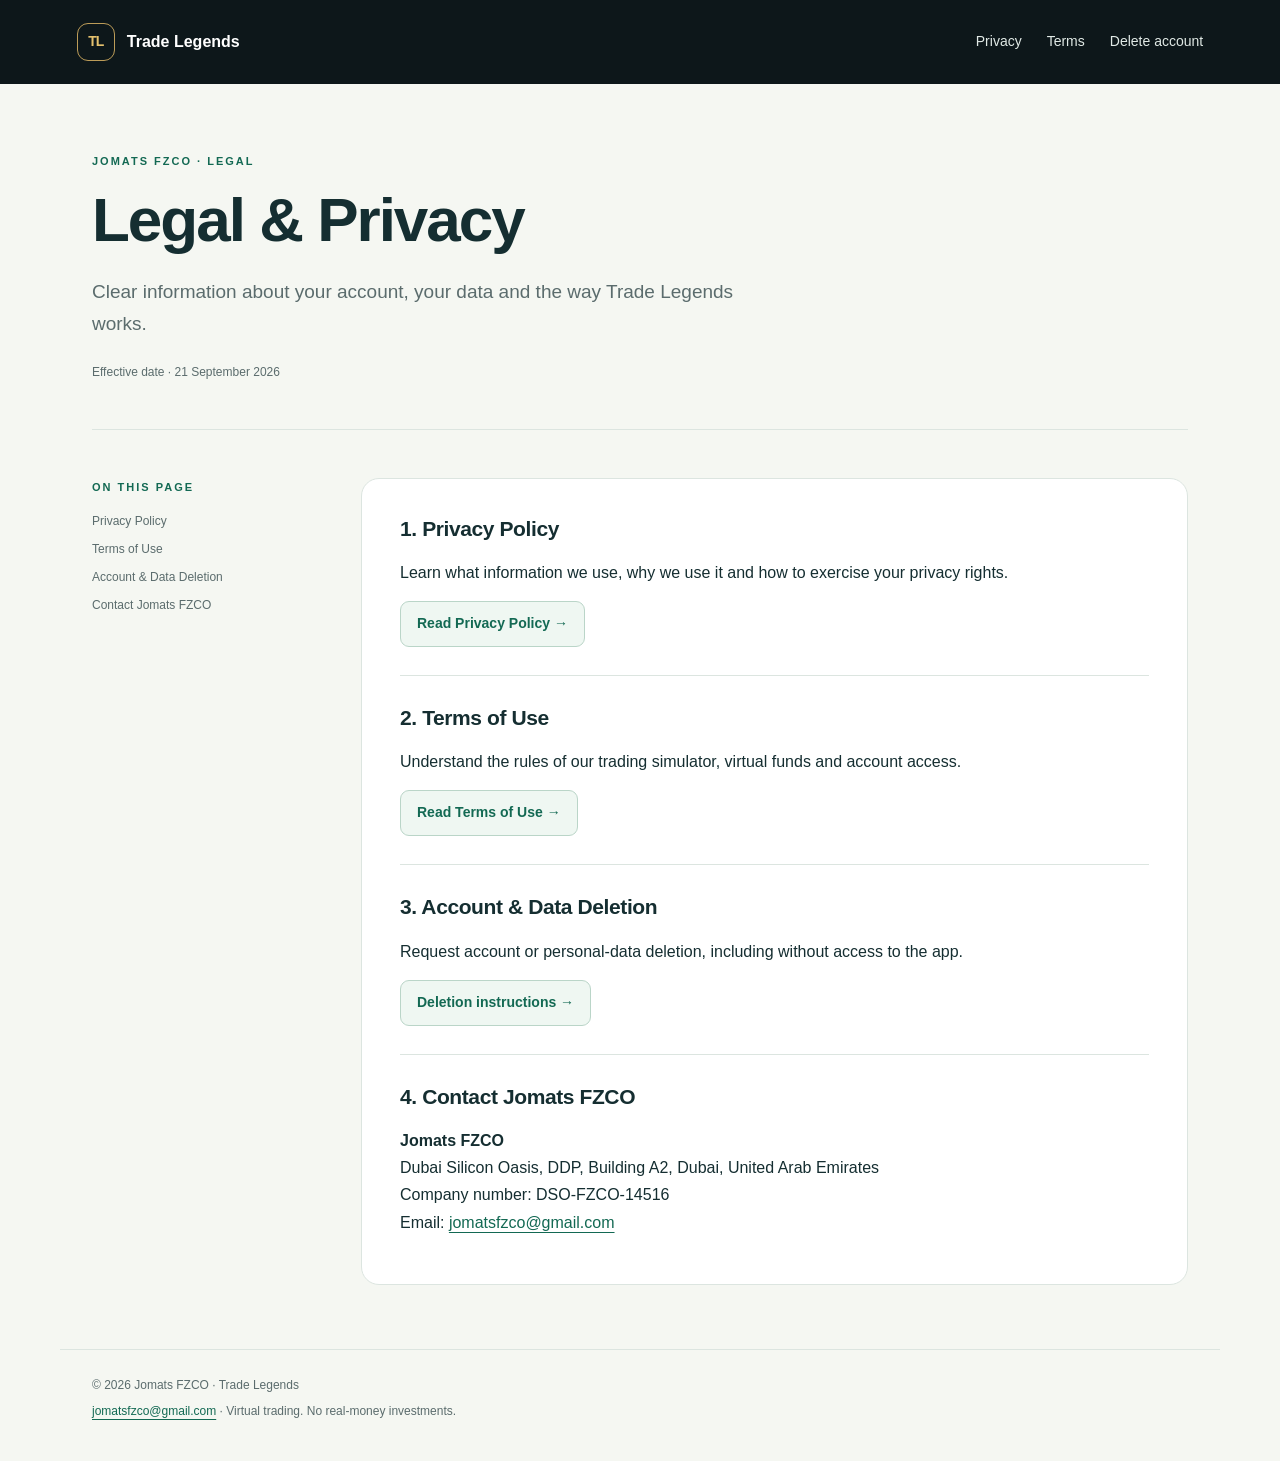
<file: index.html>
<!doctype html>
<html lang="en"><head><meta charset="utf-8"><meta name="viewport" content="width=device-width, initial-scale=1"><meta name="description" content="Clear information about your account, your data and the way Trade Legends works."><meta name="theme-color" content="#0d171a"><title>Legal &amp; Privacy | Trade Legends</title><link rel="canonical" href="https://jomats1337.github.io/trade-legends-legal/"><link rel="stylesheet" href="./assets/style.css"></head><body><a class="skip" href="#main">Skip to content</a><header><a class="brand" href="./"><span class="monogram" aria-hidden="true">TL</span>Trade Legends</a><nav aria-label="Legal"><a href="./privacy/">Privacy</a><a href="./terms/">Terms</a><a href="./delete-account/">Delete account</a></nav></header><main id="main"><div class="hero"><p class="eyebrow">Jomats FZCO · Legal</p><h1>Legal &amp; Privacy</h1><p class="intro">Clear information about your account, your data and the way Trade Legends works.</p><p class="date">Effective date · 21 September 2026</p></div><div class="layout"><aside><p class="eyebrow">On this page</p><nav aria-label="Contents"><a href="#section-1">Privacy Policy</a><a href="#section-2">Terms of Use</a><a href="#section-3">Account &amp; Data Deletion</a><a href="#section-4">Contact Jomats FZCO</a></nav></aside><article><section id="section-1"><h2>1. Privacy Policy</h2><p>Learn what information we use, why we use it and how to exercise your privacy rights.</p><p><a class="button" href="privacy/">Read Privacy Policy →</a></p></section><section id="section-2"><h2>2. Terms of Use</h2><p>Understand the rules of our trading simulator, virtual funds and account access.</p><p><a class="button" href="terms/">Read Terms of Use →</a></p></section><section id="section-3"><h2>3. Account &amp; Data Deletion</h2><p>Request account or personal-data deletion, including without access to the app.</p><p><a class="button" href="delete-account/">Deletion instructions →</a></p></section><section id="section-4"><h2>4. Contact Jomats FZCO</h2><p><strong>Jomats FZCO</strong><br>Dubai Silicon Oasis, DDP, Building A2, Dubai, United Arab Emirates<br>Company number: DSO-FZCO-14516<br>Email: <a href="mailto:jomatsfzco@gmail.com">jomatsfzco@gmail.com</a></p></section></article></div></main><footer><p>© 2026 Jomats FZCO · Trade Legends</p><p><a href="mailto:jomatsfzco@gmail.com">jomatsfzco@gmail.com</a> · Virtual trading. No real-money investments.</p></footer></body></html>
</file>
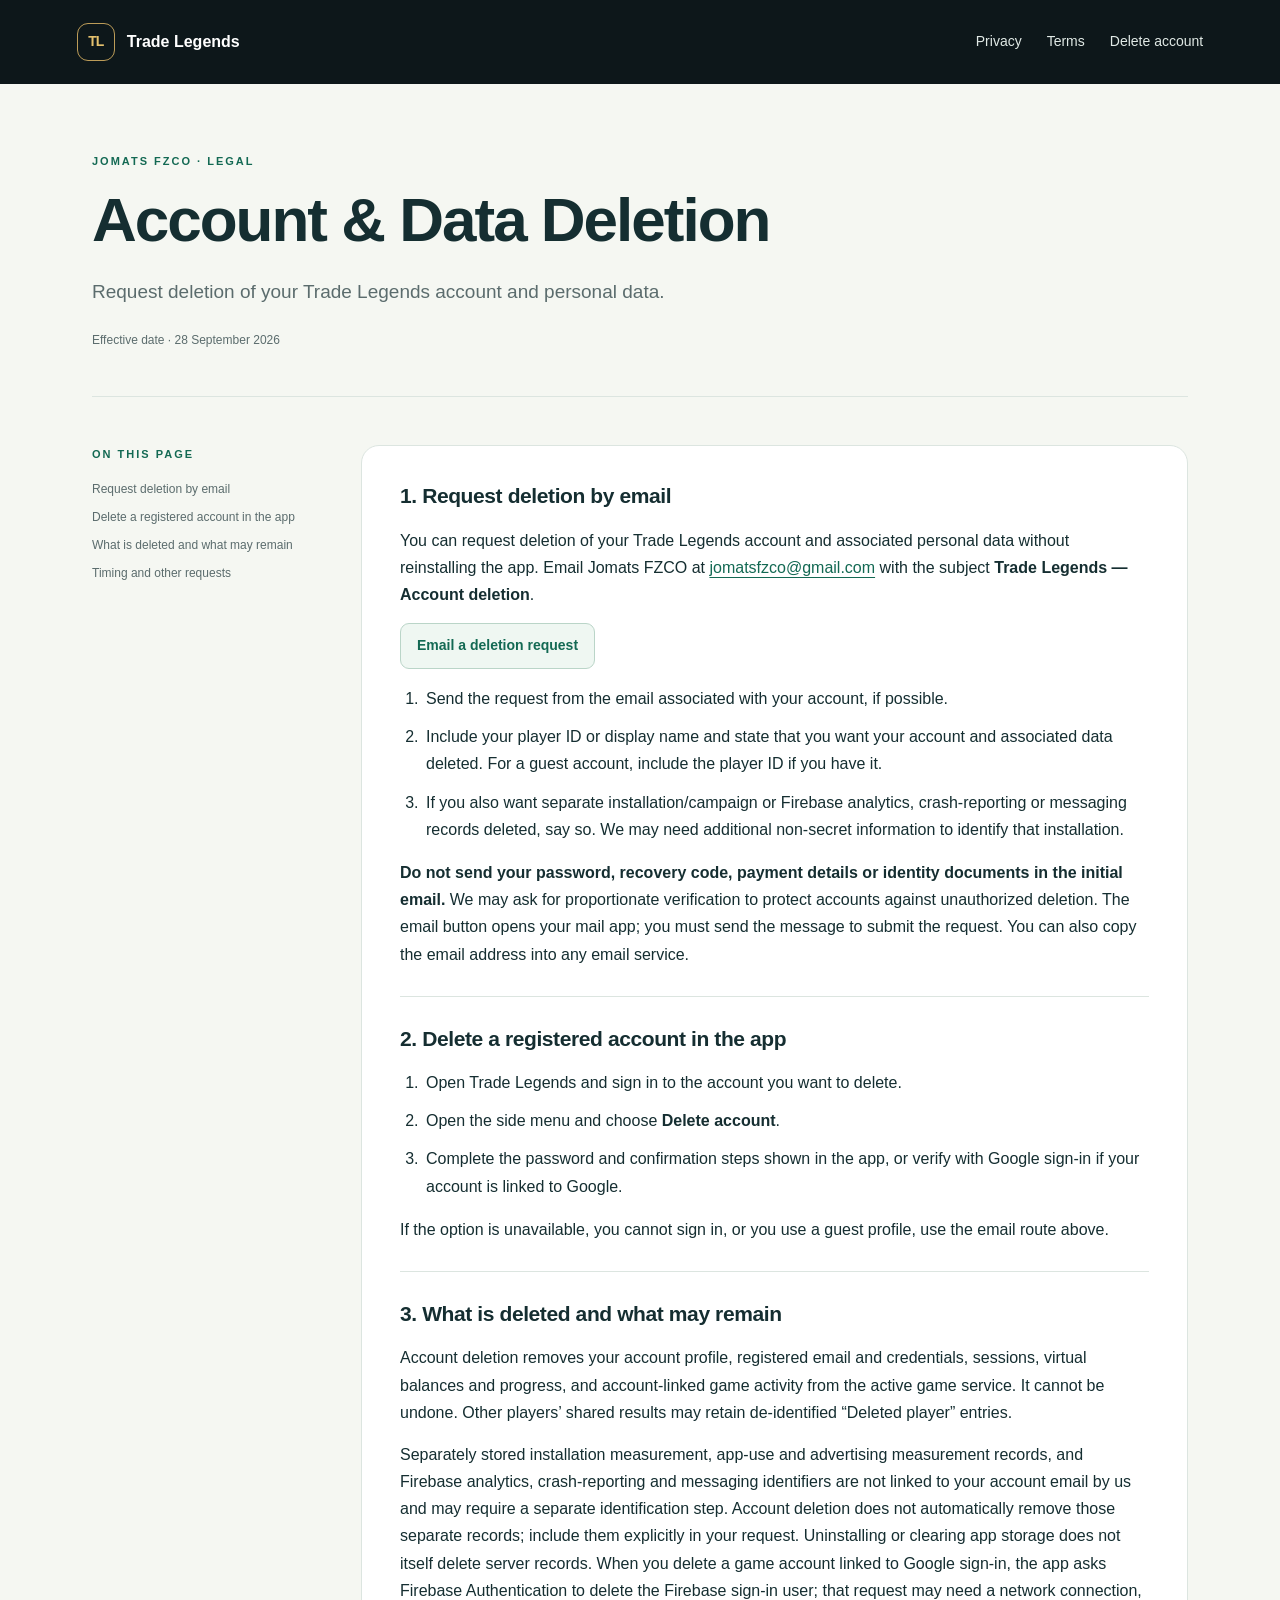
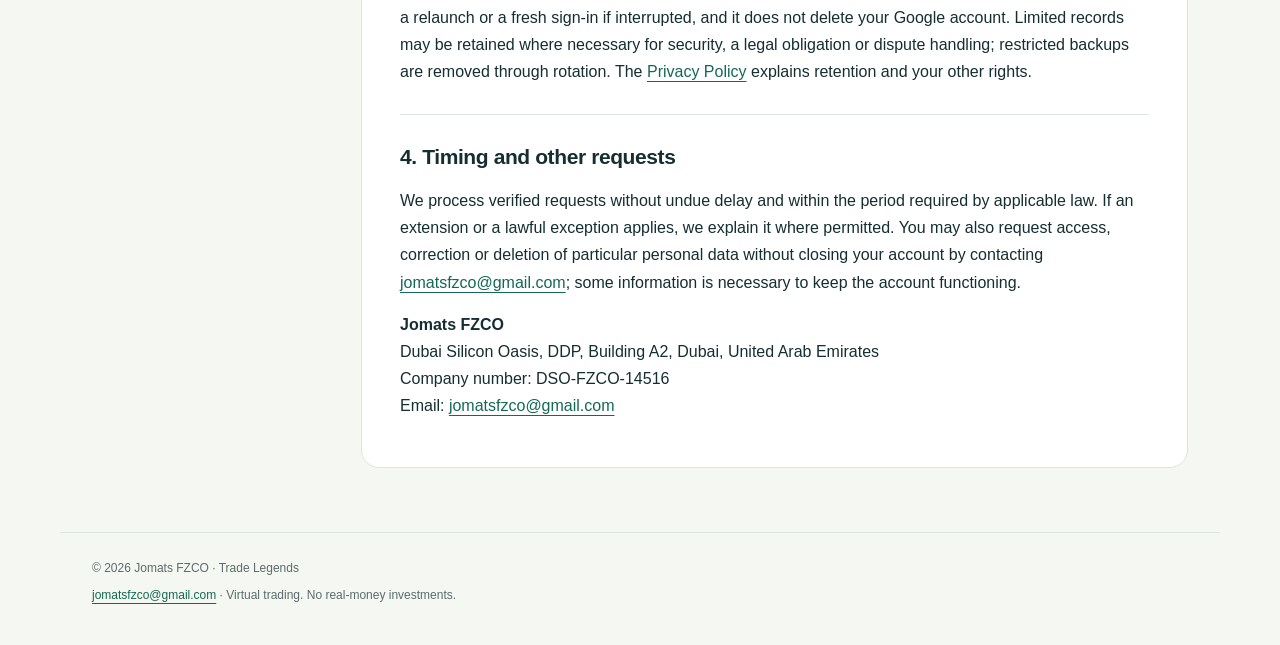
<file: delete-account/index.html>
<!doctype html>
<html lang="en"><head><meta charset="utf-8"><meta name="viewport" content="width=device-width, initial-scale=1"><meta name="description" content="Request deletion of your Trade Legends account and personal data."><meta name="theme-color" content="#0d171a"><title>Account &amp; Data Deletion | Trade Legends</title><link rel="canonical" href="https://jomats1337.github.io/trade-legends-legal/delete-account/"><link rel="stylesheet" href="../assets/style.css"></head><body><a class="skip" href="#main">Skip to content</a><header><a class="brand" href="../"><span class="monogram" aria-hidden="true">TL</span>Trade Legends</a><nav aria-label="Legal"><a href="../privacy/">Privacy</a><a href="../terms/">Terms</a><a href="../delete-account/">Delete account</a></nav></header><main id="main"><div class="hero"><p class="eyebrow">Jomats FZCO · Legal</p><h1>Account &amp; Data Deletion</h1><p class="intro">Request deletion of your Trade Legends account and personal data.</p><p class="date">Effective date · 28 September 2026</p></div><div class="layout"><aside><p class="eyebrow">On this page</p><nav aria-label="Contents"><a href="#section-1">Request deletion by email</a><a href="#section-2">Delete a registered account in the app</a><a href="#section-3">What is deleted and what may remain</a><a href="#section-4">Timing and other requests</a></nav></aside><article><section id="section-1"><h2>1. Request deletion by email</h2><p>You can request deletion of your Trade Legends account and associated personal data without reinstalling the app. Email Jomats FZCO at <a href="mailto:jomatsfzco@gmail.com">jomatsfzco@gmail.com</a> with the subject <strong>Trade Legends — Account deletion</strong>.</p><p><a class="button" href="mailto:jomatsfzco@gmail.com?subject=Trade%20Legends%20%E2%80%94%20Account%20deletion">Email a deletion request</a></p><ol><li>Send the request from the email associated with your account, if possible.</li><li>Include your player ID or display name and state that you want your account and associated data deleted. For a guest account, include the player ID if you have it.</li><li>If you also want separate installation/campaign or Firebase analytics, crash-reporting or messaging records deleted, say so. We may need additional non-secret information to identify that installation.</li></ol><p><strong>Do not send your password, recovery code, payment details or identity documents in the initial email.</strong> We may ask for proportionate verification to protect accounts against unauthorized deletion. The email button opens your mail app; you must send the message to submit the request. You can also copy the email address into any email service.</p></section><section id="section-2"><h2>2. Delete a registered account in the app</h2><ol><li>Open Trade Legends and sign in to the account you want to delete.</li><li>Open the side menu and choose <strong>Delete account</strong>.</li><li>Complete the password and confirmation steps shown in the app, or verify with Google sign-in if your account is linked to Google.</li></ol><p>If the option is unavailable, you cannot sign in, or you use a guest profile, use the email route above.</p></section><section id="section-3"><h2>3. What is deleted and what may remain</h2><p>Account deletion removes your account profile, registered email and credentials, sessions, virtual balances and progress, and account-linked game activity from the active game service. It cannot be undone. Other players’ shared results may retain de-identified “Deleted player” entries.</p><p>Separately stored installation measurement, app-use and advertising measurement records, and Firebase analytics, crash-reporting and messaging identifiers are not linked to your account email by us and may require a separate identification step. Account deletion does not automatically remove those separate records; include them explicitly in your request. Uninstalling or clearing app storage does not itself delete server records. When you delete a game account linked to Google sign-in, the app asks Firebase Authentication to delete the Firebase sign-in user; that request may need a network connection, a relaunch or a fresh sign-in if interrupted, and it does not delete your Google account. Limited records may be retained where necessary for security, a legal obligation or dispute handling; restricted backups are removed through rotation. The <a href="../privacy/">Privacy Policy</a> explains retention and your other rights.</p></section><section id="section-4"><h2>4. Timing and other requests</h2><p>We process verified requests without undue delay and within the period required by applicable law. If an extension or a lawful exception applies, we explain it where permitted. You may also request access, correction or deletion of particular personal data without closing your account by contacting <a href="mailto:jomatsfzco@gmail.com">jomatsfzco@gmail.com</a>; some information is necessary to keep the account functioning.</p><p><strong>Jomats FZCO</strong><br>Dubai Silicon Oasis, DDP, Building A2, Dubai, United Arab Emirates<br>Company number: DSO-FZCO-14516<br>Email: <a href="mailto:jomatsfzco@gmail.com">jomatsfzco@gmail.com</a></p></section></article></div></main><footer><p>© 2026 Jomats FZCO · Trade Legends</p><p><a href="mailto:jomatsfzco@gmail.com">jomatsfzco@gmail.com</a> · Virtual trading. No real-money investments.</p></footer></body></html>
</file>
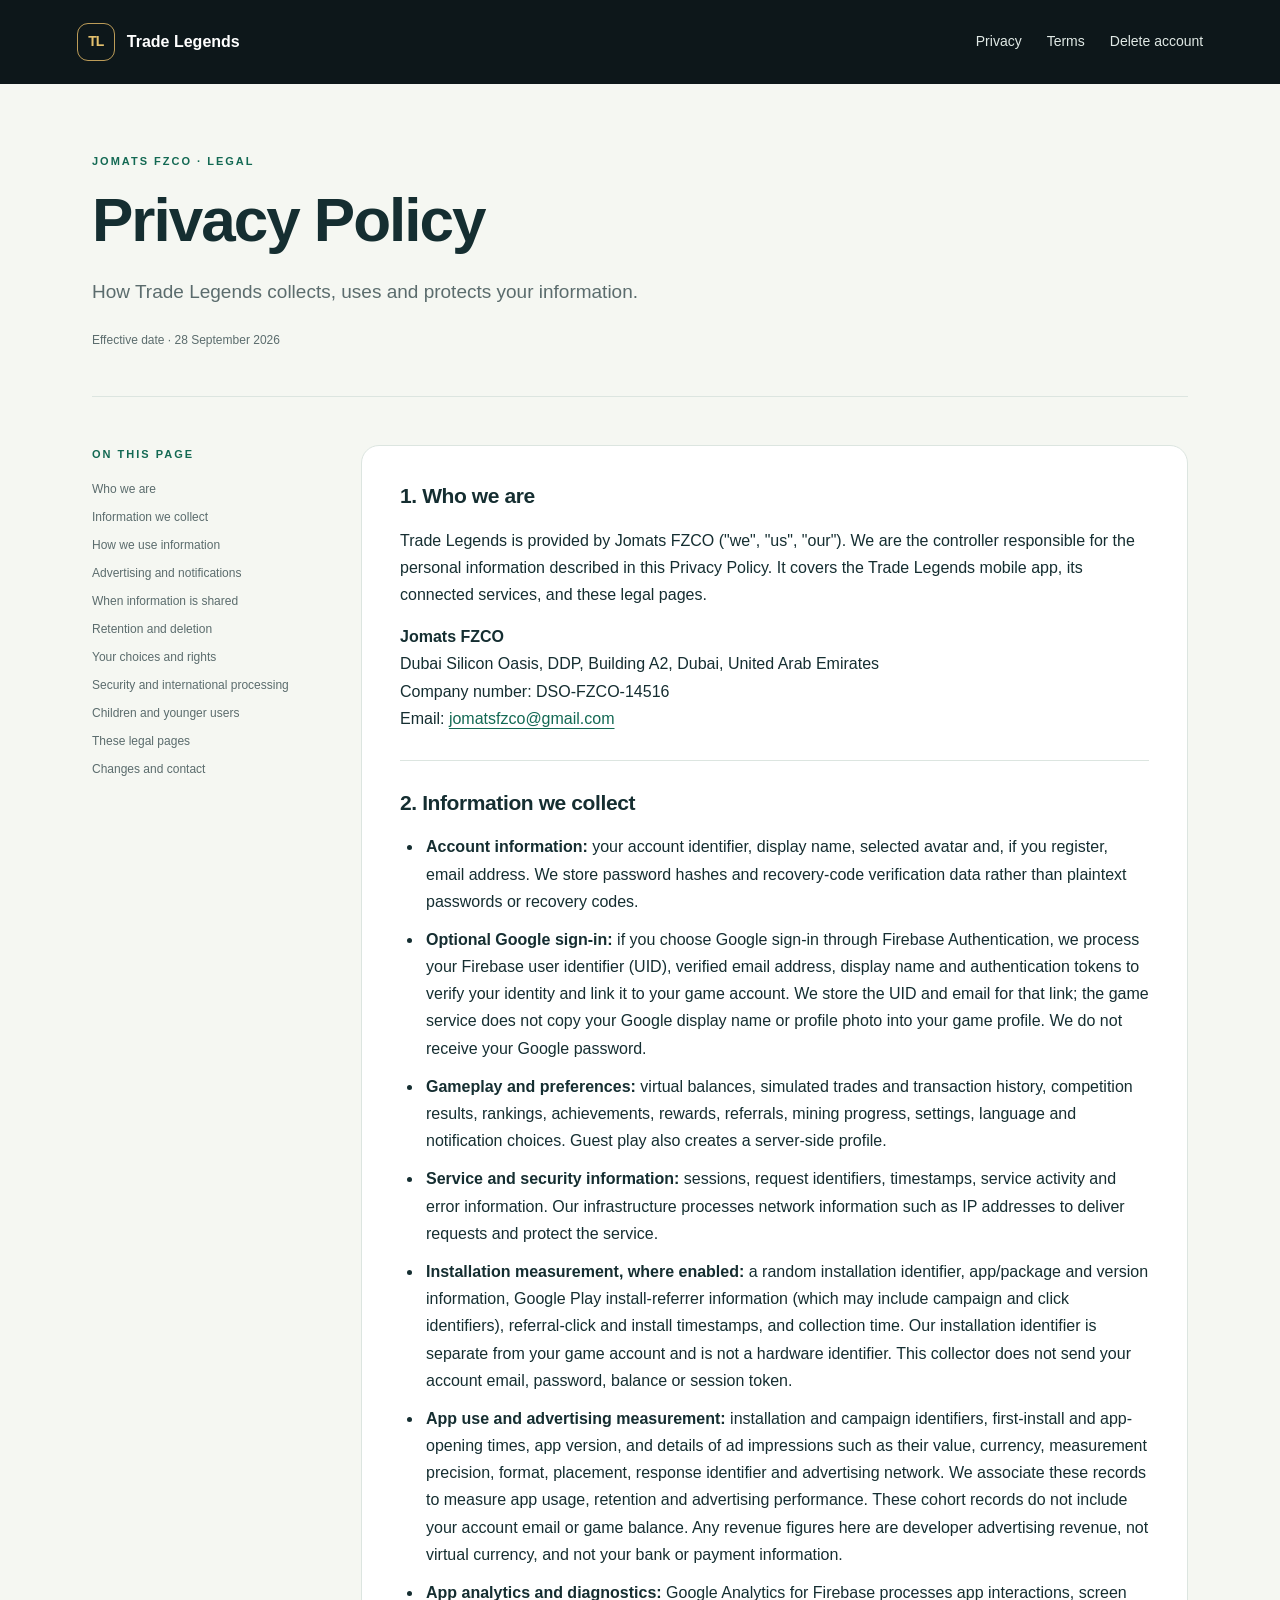
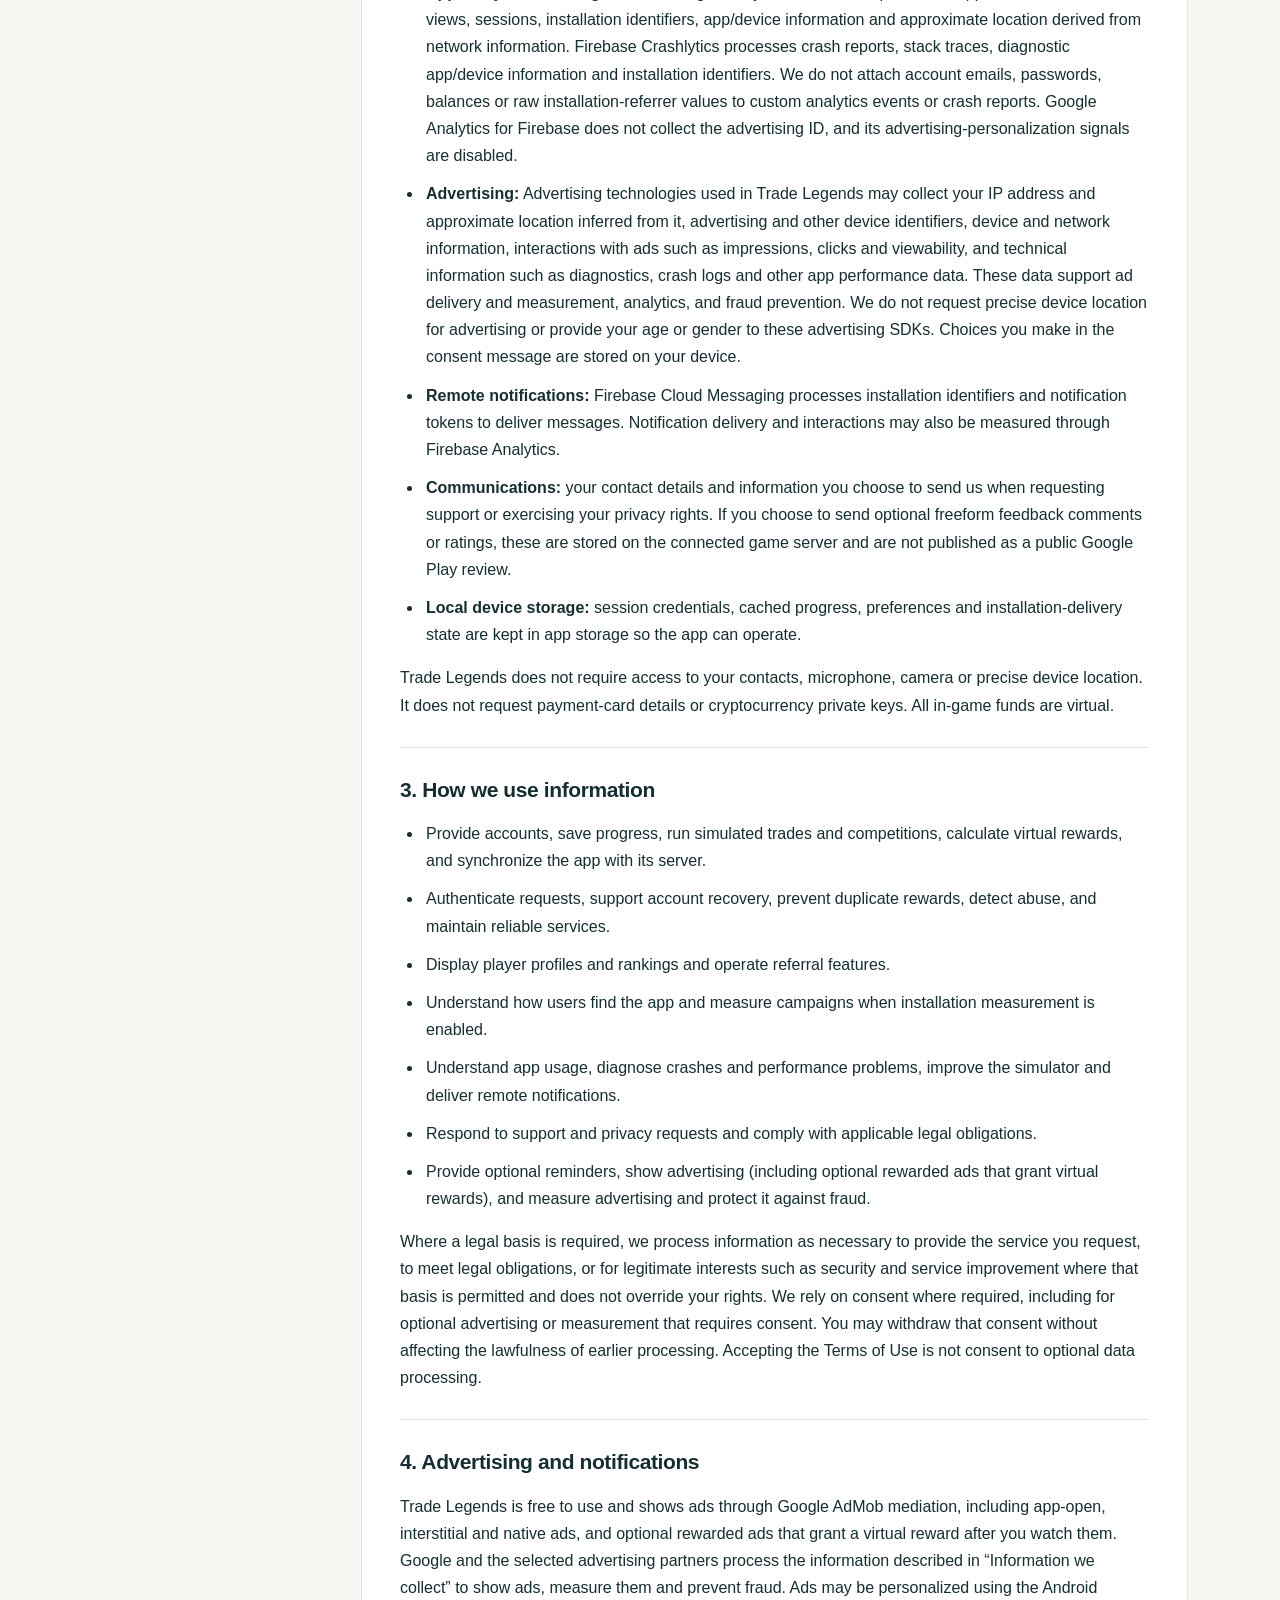
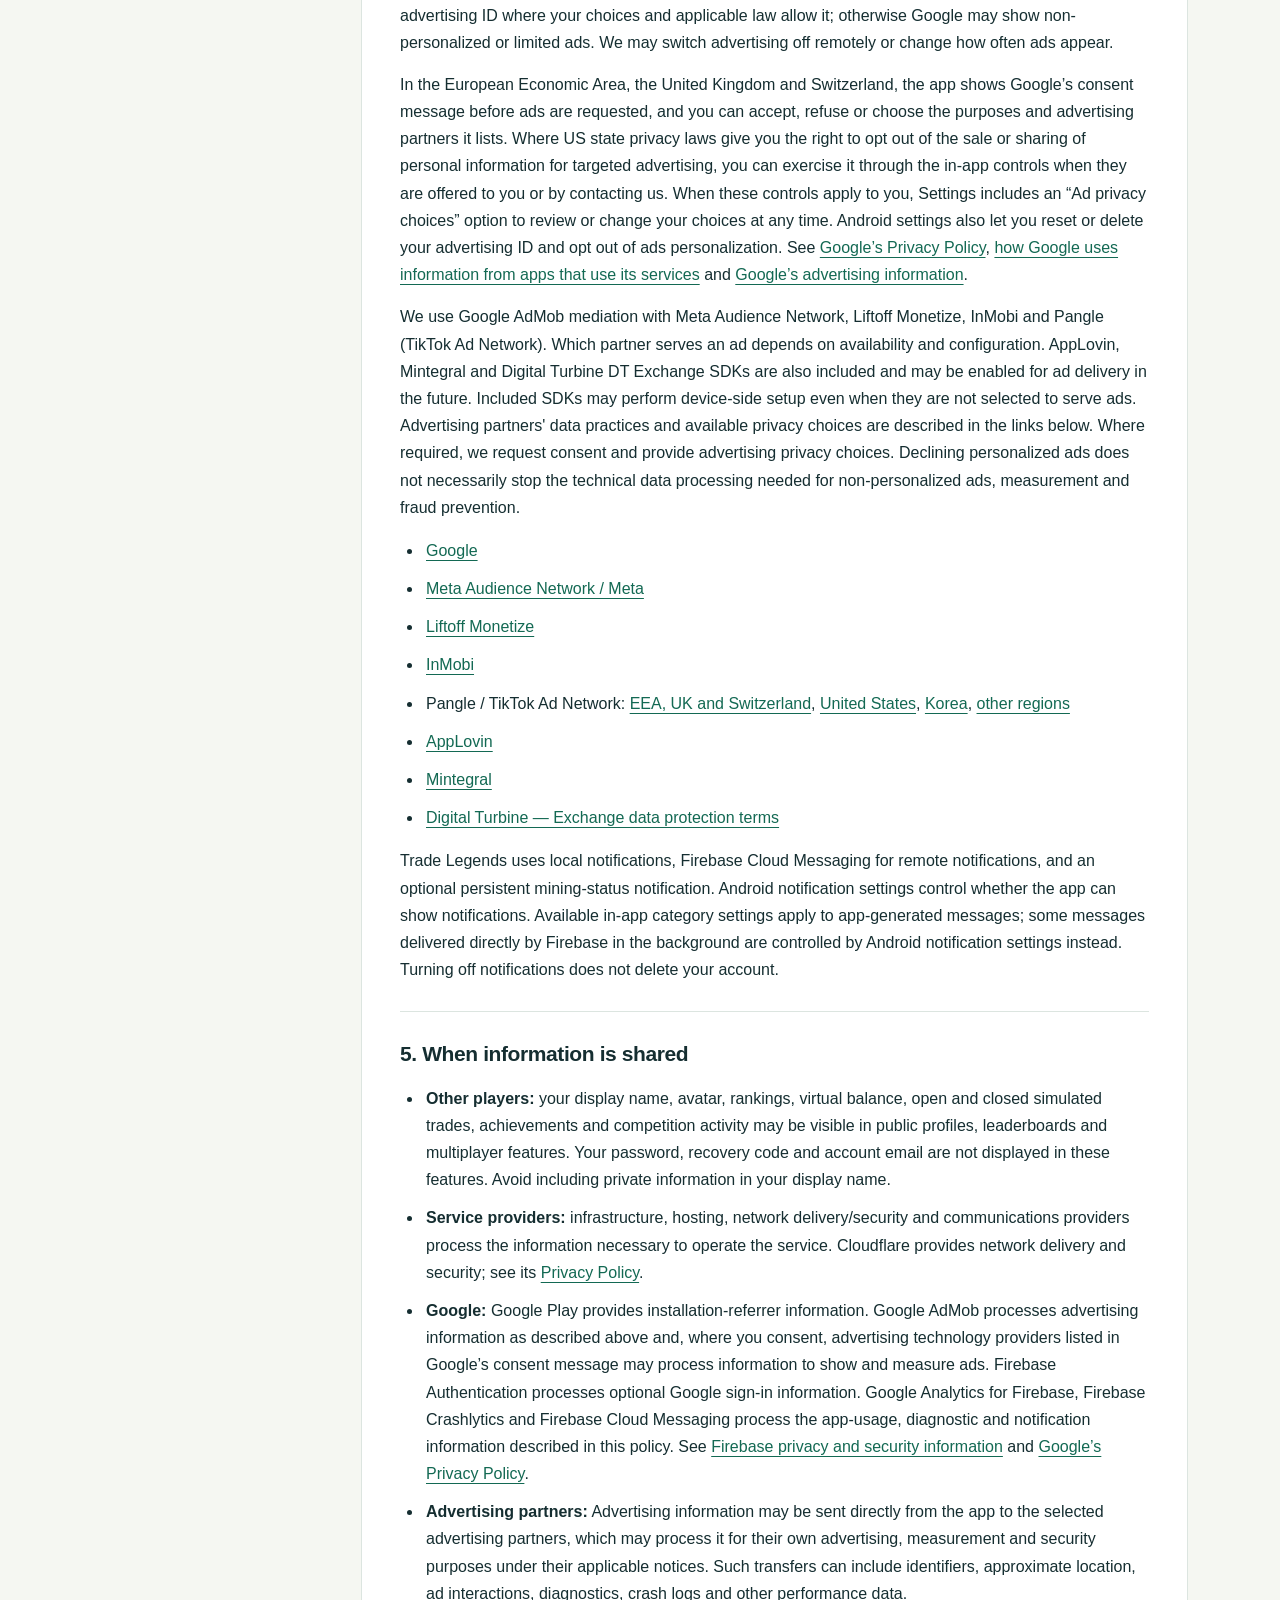
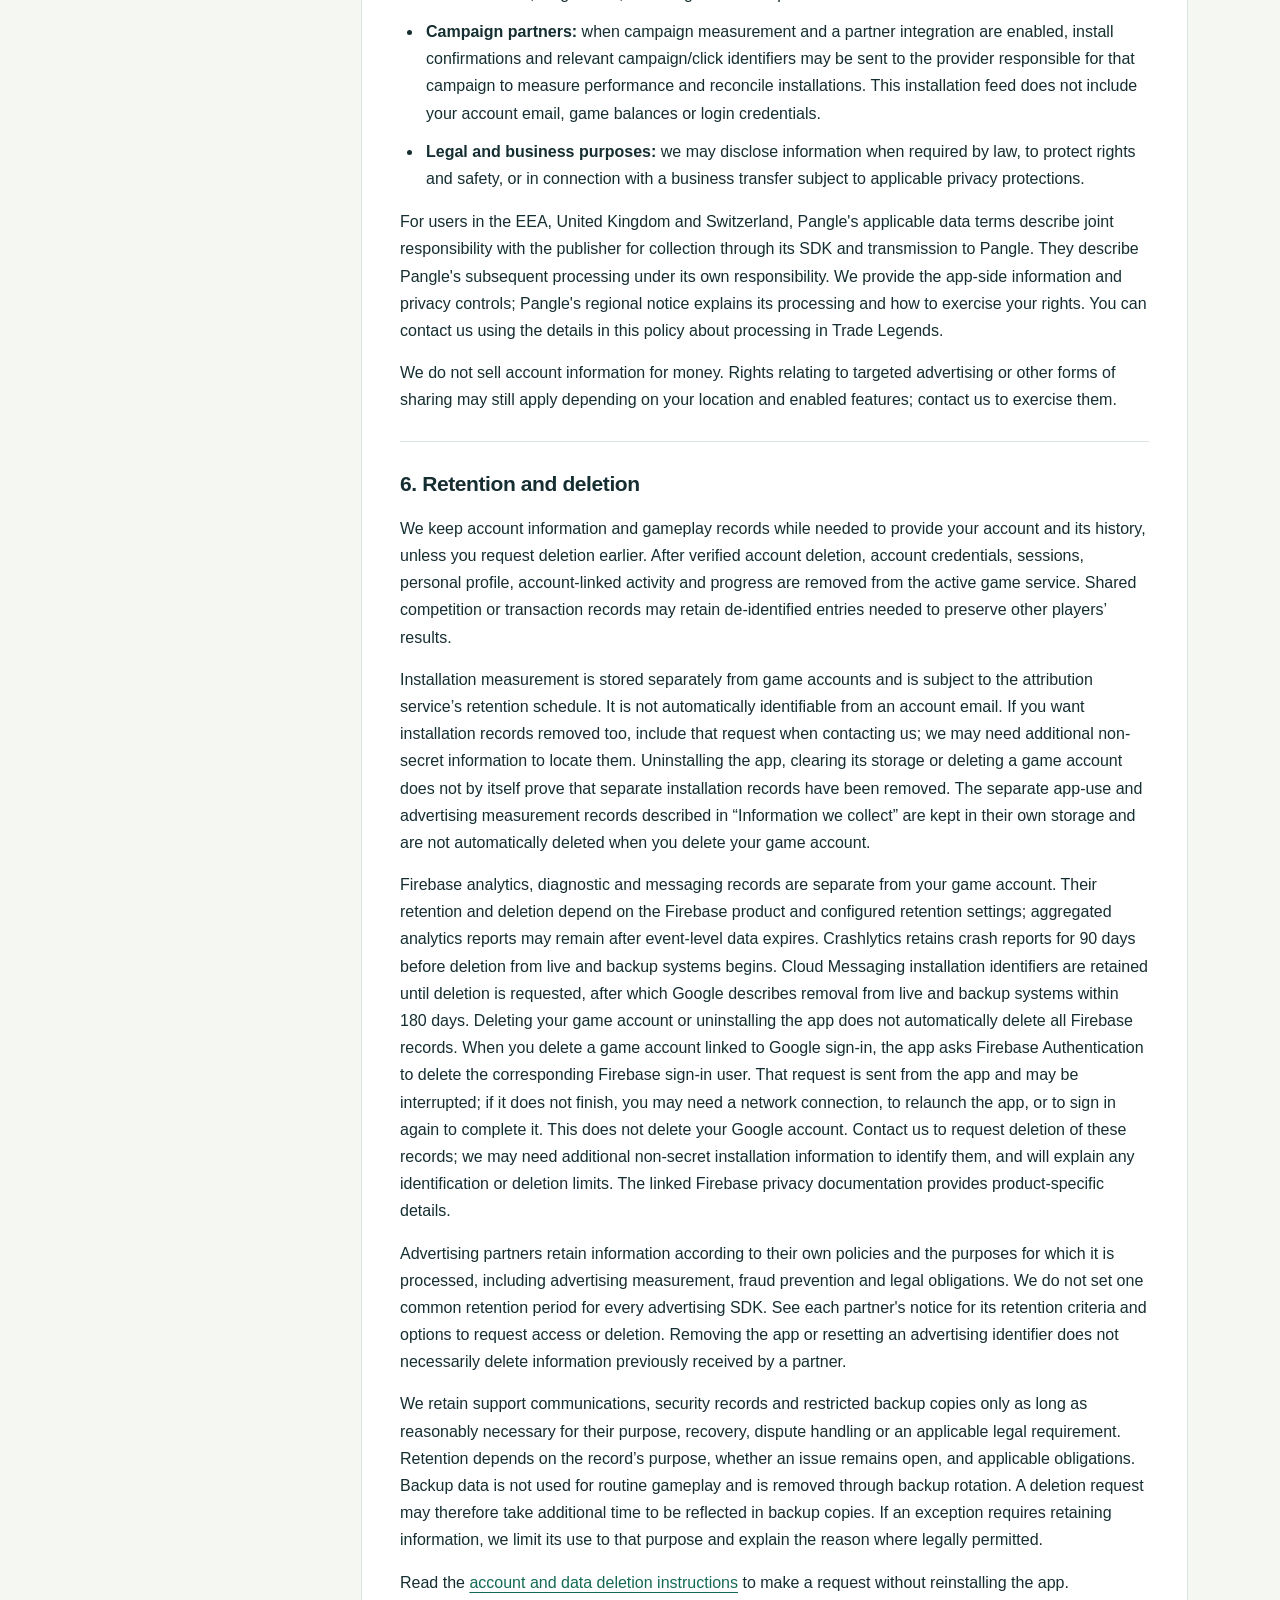
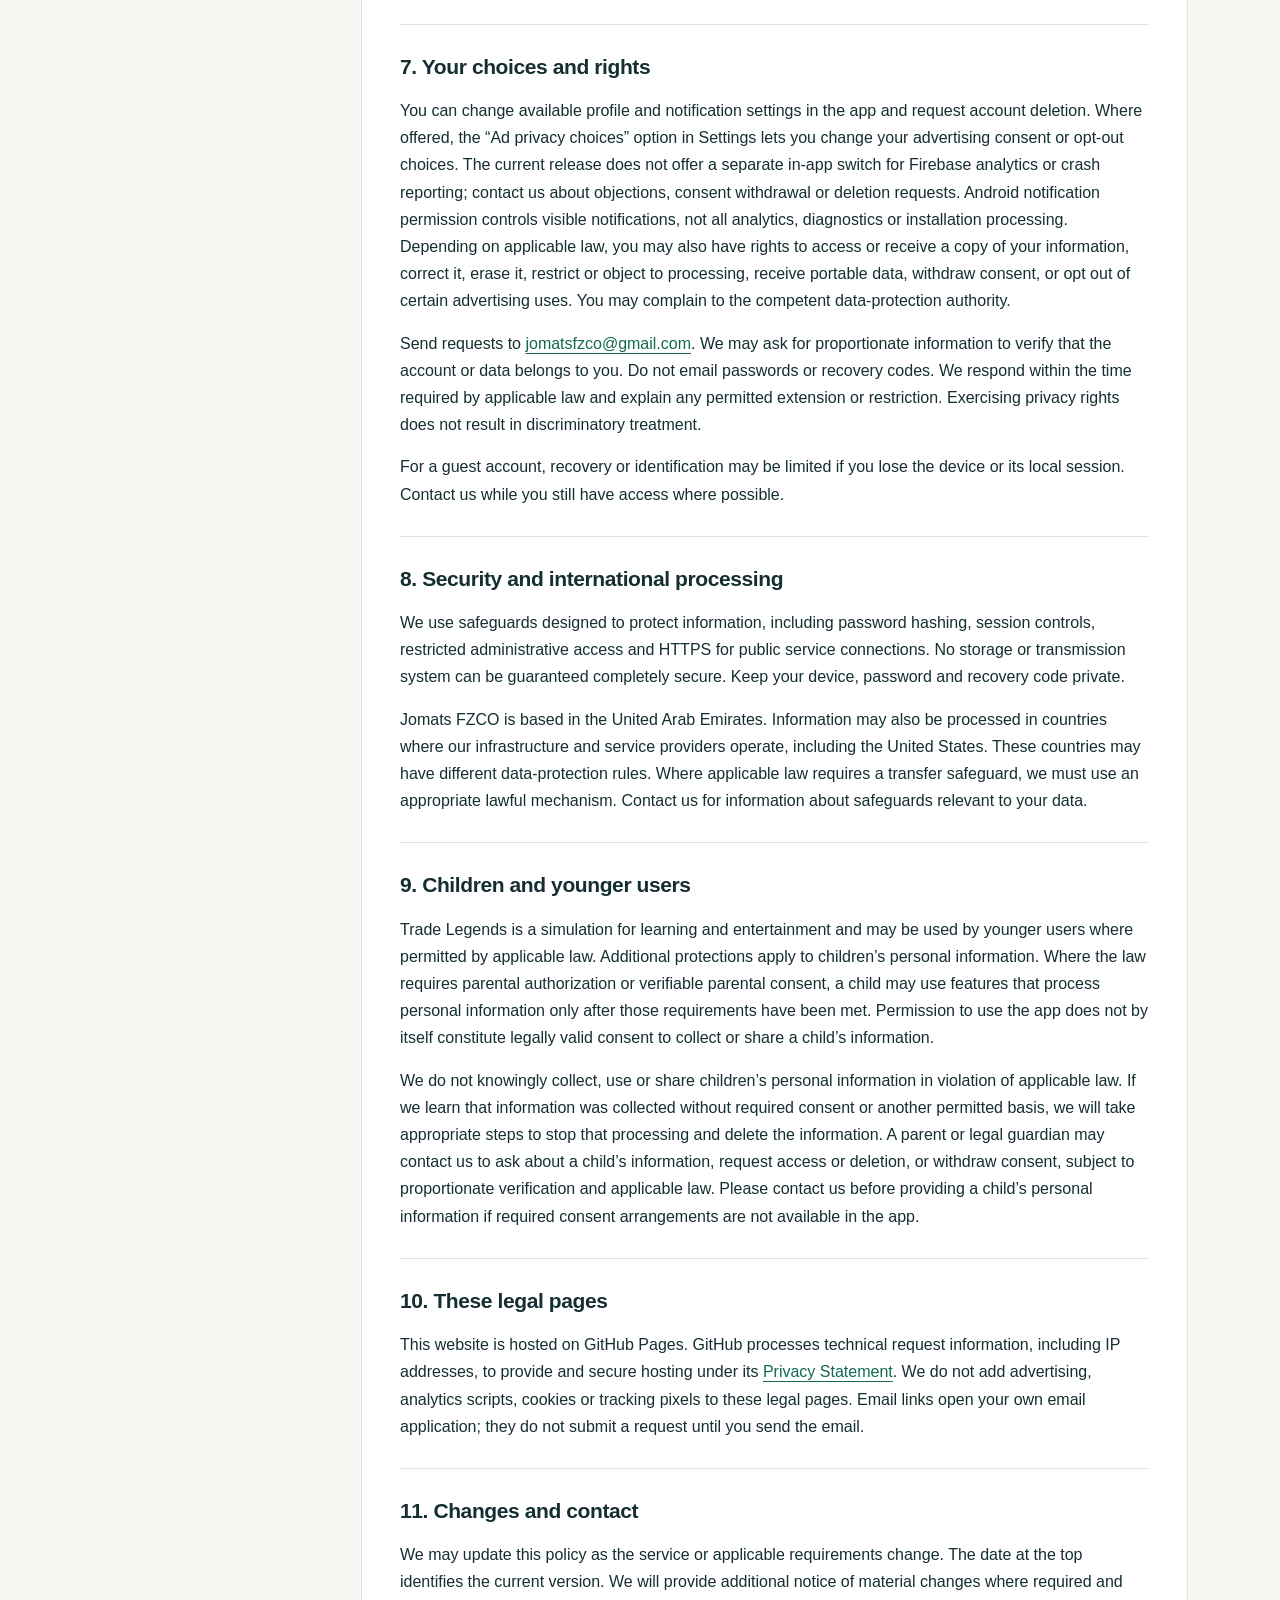
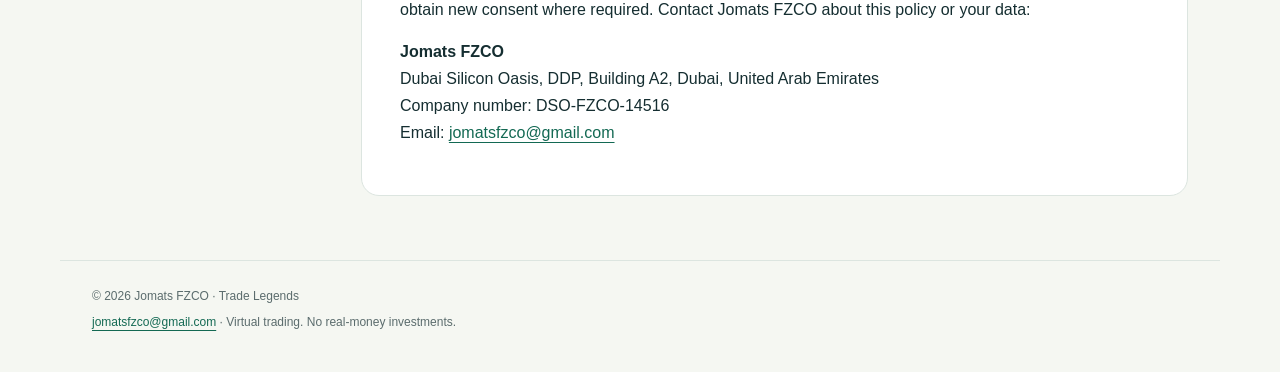
<file: privacy/index.html>
<!doctype html>
<html lang="en"><head><meta charset="utf-8"><meta name="viewport" content="width=device-width, initial-scale=1"><meta name="description" content="How Trade Legends collects, uses and protects your information."><meta name="theme-color" content="#0d171a"><title>Privacy Policy | Trade Legends</title><link rel="canonical" href="https://jomats1337.github.io/trade-legends-legal/privacy/"><link rel="stylesheet" href="../assets/style.css"></head><body><a class="skip" href="#main">Skip to content</a><header><a class="brand" href="../"><span class="monogram" aria-hidden="true">TL</span>Trade Legends</a><nav aria-label="Legal"><a href="../privacy/">Privacy</a><a href="../terms/">Terms</a><a href="../delete-account/">Delete account</a></nav></header><main id="main"><div class="hero"><p class="eyebrow">Jomats FZCO · Legal</p><h1>Privacy Policy</h1><p class="intro">How Trade Legends collects, uses and protects your information.</p><p class="date">Effective date · 28 September 2026</p></div><div class="layout"><aside><p class="eyebrow">On this page</p><nav aria-label="Contents"><a href="#section-1">Who we are</a><a href="#section-2">Information we collect</a><a href="#section-3">How we use information</a><a href="#section-4">Advertising and notifications</a><a href="#section-5">When information is shared</a><a href="#section-6">Retention and deletion</a><a href="#section-7">Your choices and rights</a><a href="#section-8">Security and international processing</a><a href="#section-9">Children and younger users</a><a href="#section-10">These legal pages</a><a href="#section-11">Changes and contact</a></nav></aside><article><section id="section-1"><h2>1. Who we are</h2><p>Trade Legends is provided by Jomats FZCO ("we", "us", "our"). We are the controller responsible for the personal information described in this Privacy Policy. It covers the Trade Legends mobile app, its connected services, and these legal pages.</p><p><strong>Jomats FZCO</strong><br>Dubai Silicon Oasis, DDP, Building A2, Dubai, United Arab Emirates<br>Company number: DSO-FZCO-14516<br>Email: <a href="mailto:jomatsfzco@gmail.com">jomatsfzco@gmail.com</a></p></section><section id="section-2"><h2>2. Information we collect</h2><ul><li><strong>Account information:</strong> your account identifier, display name, selected avatar and, if you register, email address. We store password hashes and recovery-code verification data rather than plaintext passwords or recovery codes.</li><li><strong>Optional Google sign-in:</strong> if you choose Google sign-in through Firebase Authentication, we process your Firebase user identifier (UID), verified email address, display name and authentication tokens to verify your identity and link it to your game account. We store the UID and email for that link; the game service does not copy your Google display name or profile photo into your game profile. We do not receive your Google password.</li><li><strong>Gameplay and preferences:</strong> virtual balances, simulated trades and transaction history, competition results, rankings, achievements, rewards, referrals, mining progress, settings, language and notification choices. Guest play also creates a server-side profile.</li><li><strong>Service and security information:</strong> sessions, request identifiers, timestamps, service activity and error information. Our infrastructure processes network information such as IP addresses to deliver requests and protect the service.</li><li><strong>Installation measurement, where enabled:</strong> a random installation identifier, app/package and version information, Google Play install-referrer information (which may include campaign and click identifiers), referral-click and install timestamps, and collection time. Our installation identifier is separate from your game account and is not a hardware identifier. This collector does not send your account email, password, balance or session token.</li><li><strong>App use and advertising measurement:</strong> installation and campaign identifiers, first-install and app-opening times, app version, and details of ad impressions such as their value, currency, measurement precision, format, placement, response identifier and advertising network. We associate these records to measure app usage, retention and advertising performance. These cohort records do not include your account email or game balance. Any revenue figures here are developer advertising revenue, not virtual currency, and not your bank or payment information.</li><li><strong>App analytics and diagnostics:</strong> Google Analytics for Firebase processes app interactions, screen views, sessions, installation identifiers, app/device information and approximate location derived from network information. Firebase Crashlytics processes crash reports, stack traces, diagnostic app/device information and installation identifiers. We do not attach account emails, passwords, balances or raw installation-referrer values to custom analytics events or crash reports. Google Analytics for Firebase does not collect the advertising ID, and its advertising-personalization signals are disabled.</li><li><strong>Advertising:</strong> Advertising technologies used in Trade Legends may collect your IP address and approximate location inferred from it, advertising and other device identifiers, device and network information, interactions with ads such as impressions, clicks and viewability, and technical information such as diagnostics, crash logs and other app performance data. These data support ad delivery and measurement, analytics, and fraud prevention. We do not request precise device location for advertising or provide your age or gender to these advertising SDKs. Choices you make in the consent message are stored on your device.</li><li><strong>Remote notifications:</strong> Firebase Cloud Messaging processes installation identifiers and notification tokens to deliver messages. Notification delivery and interactions may also be measured through Firebase Analytics.</li><li><strong>Communications:</strong> your contact details and information you choose to send us when requesting support or exercising your privacy rights. If you choose to send optional freeform feedback comments or ratings, these are stored on the connected game server and are not published as a public Google Play review.</li><li><strong>Local device storage:</strong> session credentials, cached progress, preferences and installation-delivery state are kept in app storage so the app can operate.</li></ul><p>Trade Legends does not require access to your contacts, microphone, camera or precise device location. It does not request payment-card details or cryptocurrency private keys. All in-game funds are virtual.</p></section><section id="section-3"><h2>3. How we use information</h2><ul><li>Provide accounts, save progress, run simulated trades and competitions, calculate virtual rewards, and synchronize the app with its server.</li><li>Authenticate requests, support account recovery, prevent duplicate rewards, detect abuse, and maintain reliable services.</li><li>Display player profiles and rankings and operate referral features.</li><li>Understand how users find the app and measure campaigns when installation measurement is enabled.</li><li>Understand app usage, diagnose crashes and performance problems, improve the simulator and deliver remote notifications.</li><li>Respond to support and privacy requests and comply with applicable legal obligations.</li><li>Provide optional reminders, show advertising (including optional rewarded ads that grant virtual rewards), and measure advertising and protect it against fraud.</li></ul><p>Where a legal basis is required, we process information as necessary to provide the service you request, to meet legal obligations, or for legitimate interests such as security and service improvement where that basis is permitted and does not override your rights. We rely on consent where required, including for optional advertising or measurement that requires consent. You may withdraw that consent without affecting the lawfulness of earlier processing. Accepting the Terms of Use is not consent to optional data processing.</p></section><section id="section-4"><h2>4. Advertising and notifications</h2><p>Trade Legends is free to use and shows ads through Google AdMob mediation, including app-open, interstitial and native ads, and optional rewarded ads that grant a virtual reward after you watch them. Google and the selected advertising partners process the information described in “Information we collect” to show ads, measure them and prevent fraud. Ads may be personalized using the Android advertising ID where your choices and applicable law allow it; otherwise Google may show non-personalized or limited ads. We may switch advertising off remotely or change how often ads appear.</p><p>In the European Economic Area, the United Kingdom and Switzerland, the app shows Google’s consent message before ads are requested, and you can accept, refuse or choose the purposes and advertising partners it lists. Where US state privacy laws give you the right to opt out of the sale or sharing of personal information for targeted advertising, you can exercise it through the in-app controls when they are offered to you or by contacting us. When these controls apply to you, Settings includes an “Ad privacy choices” option to review or change your choices at any time. Android settings also let you reset or delete your advertising ID and opt out of ads personalization. See <a href="https://policies.google.com/privacy">Google’s Privacy Policy</a>, <a href="https://policies.google.com/technologies/partner-sites">how Google uses information from apps that use its services</a> and <a href="https://policies.google.com/technologies/ads">Google’s advertising information</a>.</p><p>We use Google AdMob mediation with Meta Audience Network, Liftoff Monetize, InMobi and Pangle (TikTok Ad Network). Which partner serves an ad depends on availability and configuration. AppLovin, Mintegral and Digital Turbine DT Exchange SDKs are also included and may be enabled for ad delivery in the future. Included SDKs may perform device-side setup even when they are not selected to serve ads. Advertising partners' data practices and available privacy choices are described in the links below. Where required, we request consent and provide advertising privacy choices. Declining personalized ads does not necessarily stop the technical data processing needed for non-personalized ads, measurement and fraud prevention.</p><ul><li><a href="https://policies.google.com/privacy">Google</a></li><li><a href="https://www.facebook.com/privacy/policy/">Meta Audience Network / Meta</a></li><li><a href="https://liftoff.ai/privacy-policy/">Liftoff Monetize</a></li><li><a href="https://advertising.inmobi.com/privacy-policy">InMobi</a></li><li>Pangle / TikTok Ad Network: <a href="https://www.tiktok.com/legal/page/global/tiktok-ad-network-privacy-policy/en">EEA, UK and Switzerland</a>, <a href="https://www.tiktok.com/legal/page/us/privacy-policy/en">United States</a>, <a href="https://www.pangleglobal.com/privacy/enduser-en">Korea</a>, <a href="https://www.tiktok.com/legal/page/row/privacy-policy/en">other regions</a></li><li><a href="https://legal.applovin.com/privacy/">AppLovin</a></li><li><a href="https://www.mintegral.com/en/privacy">Mintegral</a></li><li><a href="https://www.digitalturbine.com/legal/msa-supply">Digital Turbine — Exchange data protection terms</a></li></ul><p>Trade Legends uses local notifications, Firebase Cloud Messaging for remote notifications, and an optional persistent mining-status notification. Android notification settings control whether the app can show notifications. Available in-app category settings apply to app-generated messages; some messages delivered directly by Firebase in the background are controlled by Android notification settings instead. Turning off notifications does not delete your account.</p></section><section id="section-5"><h2>5. When information is shared</h2><ul><li><strong>Other players:</strong> your display name, avatar, rankings, virtual balance, open and closed simulated trades, achievements and competition activity may be visible in public profiles, leaderboards and multiplayer features. Your password, recovery code and account email are not displayed in these features. Avoid including private information in your display name.</li><li><strong>Service providers:</strong> infrastructure, hosting, network delivery/security and communications providers process the information necessary to operate the service. Cloudflare provides network delivery and security; see its <a href="https://www.cloudflare.com/privacypolicy/">Privacy Policy</a>.</li><li><strong>Google:</strong> Google Play provides installation-referrer information. Google AdMob processes advertising information as described above and, where you consent, advertising technology providers listed in Google’s consent message may process information to show and measure ads. Firebase Authentication processes optional Google sign-in information. Google Analytics for Firebase, Firebase Crashlytics and Firebase Cloud Messaging process the app-usage, diagnostic and notification information described in this policy. See <a href="https://firebase.google.com/support/privacy">Firebase privacy and security information</a> and <a href="https://policies.google.com/privacy">Google’s Privacy Policy</a>.</li><li><strong>Advertising partners:</strong> Advertising information may be sent directly from the app to the selected advertising partners, which may process it for their own advertising, measurement and security purposes under their applicable notices. Such transfers can include identifiers, approximate location, ad interactions, diagnostics, crash logs and other performance data.</li><li><strong>Campaign partners:</strong> when campaign measurement and a partner integration are enabled, install confirmations and relevant campaign/click identifiers may be sent to the provider responsible for that campaign to measure performance and reconcile installations. This installation feed does not include your account email, game balances or login credentials.</li><li><strong>Legal and business purposes:</strong> we may disclose information when required by law, to protect rights and safety, or in connection with a business transfer subject to applicable privacy protections.</li></ul><p>For users in the EEA, United Kingdom and Switzerland, Pangle's applicable data terms describe joint responsibility with the publisher for collection through its SDK and transmission to Pangle. They describe Pangle's subsequent processing under its own responsibility. We provide the app-side information and privacy controls; Pangle's regional notice explains its processing and how to exercise your rights. You can contact us using the details in this policy about processing in Trade Legends.</p><p>We do not sell account information for money. Rights relating to targeted advertising or other forms of sharing may still apply depending on your location and enabled features; contact us to exercise them.</p></section><section id="section-6"><h2>6. Retention and deletion</h2><p>We keep account information and gameplay records while needed to provide your account and its history, unless you request deletion earlier. After verified account deletion, account credentials, sessions, personal profile, account-linked activity and progress are removed from the active game service. Shared competition or transaction records may retain de-identified entries needed to preserve other players’ results.</p><p>Installation measurement is stored separately from game accounts and is subject to the attribution service’s retention schedule. It is not automatically identifiable from an account email. If you want installation records removed too, include that request when contacting us; we may need additional non-secret information to locate them. Uninstalling the app, clearing its storage or deleting a game account does not by itself prove that separate installation records have been removed. The separate app-use and advertising measurement records described in “Information we collect” are kept in their own storage and are not automatically deleted when you delete your game account.</p><p>Firebase analytics, diagnostic and messaging records are separate from your game account. Their retention and deletion depend on the Firebase product and configured retention settings; aggregated analytics reports may remain after event-level data expires. Crashlytics retains crash reports for 90 days before deletion from live and backup systems begins. Cloud Messaging installation identifiers are retained until deletion is requested, after which Google describes removal from live and backup systems within 180 days. Deleting your game account or uninstalling the app does not automatically delete all Firebase records. When you delete a game account linked to Google sign-in, the app asks Firebase Authentication to delete the corresponding Firebase sign-in user. That request is sent from the app and may be interrupted; if it does not finish, you may need a network connection, to relaunch the app, or to sign in again to complete it. This does not delete your Google account. Contact us to request deletion of these records; we may need additional non-secret installation information to identify them, and will explain any identification or deletion limits. The linked Firebase privacy documentation provides product-specific details.</p><p>Advertising partners retain information according to their own policies and the purposes for which it is processed, including advertising measurement, fraud prevention and legal obligations. We do not set one common retention period for every advertising SDK. See each partner's notice for its retention criteria and options to request access or deletion. Removing the app or resetting an advertising identifier does not necessarily delete information previously received by a partner.</p><p>We retain support communications, security records and restricted backup copies only as long as reasonably necessary for their purpose, recovery, dispute handling or an applicable legal requirement. Retention depends on the record’s purpose, whether an issue remains open, and applicable obligations. Backup data is not used for routine gameplay and is removed through backup rotation. A deletion request may therefore take additional time to be reflected in backup copies. If an exception requires retaining information, we limit its use to that purpose and explain the reason where legally permitted.</p><p>Read the <a href="../delete-account/">account and data deletion instructions</a> to make a request without reinstalling the app.</p></section><section id="section-7"><h2>7. Your choices and rights</h2><p>You can change available profile and notification settings in the app and request account deletion. Where offered, the “Ad privacy choices” option in Settings lets you change your advertising consent or opt-out choices. The current release does not offer a separate in-app switch for Firebase analytics or crash reporting; contact us about objections, consent withdrawal or deletion requests. Android notification permission controls visible notifications, not all analytics, diagnostics or installation processing. Depending on applicable law, you may also have rights to access or receive a copy of your information, correct it, erase it, restrict or object to processing, receive portable data, withdraw consent, or opt out of certain advertising uses. You may complain to the competent data-protection authority.</p><p>Send requests to <a href="mailto:jomatsfzco@gmail.com">jomatsfzco@gmail.com</a>. We may ask for proportionate information to verify that the account or data belongs to you. Do not email passwords or recovery codes. We respond within the time required by applicable law and explain any permitted extension or restriction. Exercising privacy rights does not result in discriminatory treatment.</p><p>For a guest account, recovery or identification may be limited if you lose the device or its local session. Contact us while you still have access where possible.</p></section><section id="section-8"><h2>8. Security and international processing</h2><p>We use safeguards designed to protect information, including password hashing, session controls, restricted administrative access and HTTPS for public service connections. No storage or transmission system can be guaranteed completely secure. Keep your device, password and recovery code private.</p><p>Jomats FZCO is based in the United Arab Emirates. Information may also be processed in countries where our infrastructure and service providers operate, including the United States. These countries may have different data-protection rules. Where applicable law requires a transfer safeguard, we must use an appropriate lawful mechanism. Contact us for information about safeguards relevant to your data.</p></section><section id="section-9"><h2>9. Children and younger users</h2><p>Trade Legends is a simulation for learning and entertainment and may be used by younger users where permitted by applicable law. Additional protections apply to children’s personal information. Where the law requires parental authorization or verifiable parental consent, a child may use features that process personal information only after those requirements have been met. Permission to use the app does not by itself constitute legally valid consent to collect or share a child’s information.</p><p>We do not knowingly collect, use or share children’s personal information in violation of applicable law. If we learn that information was collected without required consent or another permitted basis, we will take appropriate steps to stop that processing and delete the information. A parent or legal guardian may contact us to ask about a child’s information, request access or deletion, or withdraw consent, subject to proportionate verification and applicable law. Please contact us before providing a child’s personal information if required consent arrangements are not available in the app.</p></section><section id="section-10"><h2>10. These legal pages</h2><p>This website is hosted on GitHub Pages. GitHub processes technical request information, including IP addresses, to provide and secure hosting under its <a href="https://docs.github.com/en/site-policy/privacy-policies/github-general-privacy-statement">Privacy Statement</a>. We do not add advertising, analytics scripts, cookies or tracking pixels to these legal pages. Email links open your own email application; they do not submit a request until you send the email.</p></section><section id="section-11"><h2>11. Changes and contact</h2><p>We may update this policy as the service or applicable requirements change. The date at the top identifies the current version. We will provide additional notice of material changes where required and obtain new consent where required. Contact Jomats FZCO about this policy or your data:</p><p><strong>Jomats FZCO</strong><br>Dubai Silicon Oasis, DDP, Building A2, Dubai, United Arab Emirates<br>Company number: DSO-FZCO-14516<br>Email: <a href="mailto:jomatsfzco@gmail.com">jomatsfzco@gmail.com</a></p></section></article></div></main><footer><p>© 2026 Jomats FZCO · Trade Legends</p><p><a href="mailto:jomatsfzco@gmail.com">jomatsfzco@gmail.com</a> · Virtual trading. No real-money investments.</p></footer></body></html>
</file>
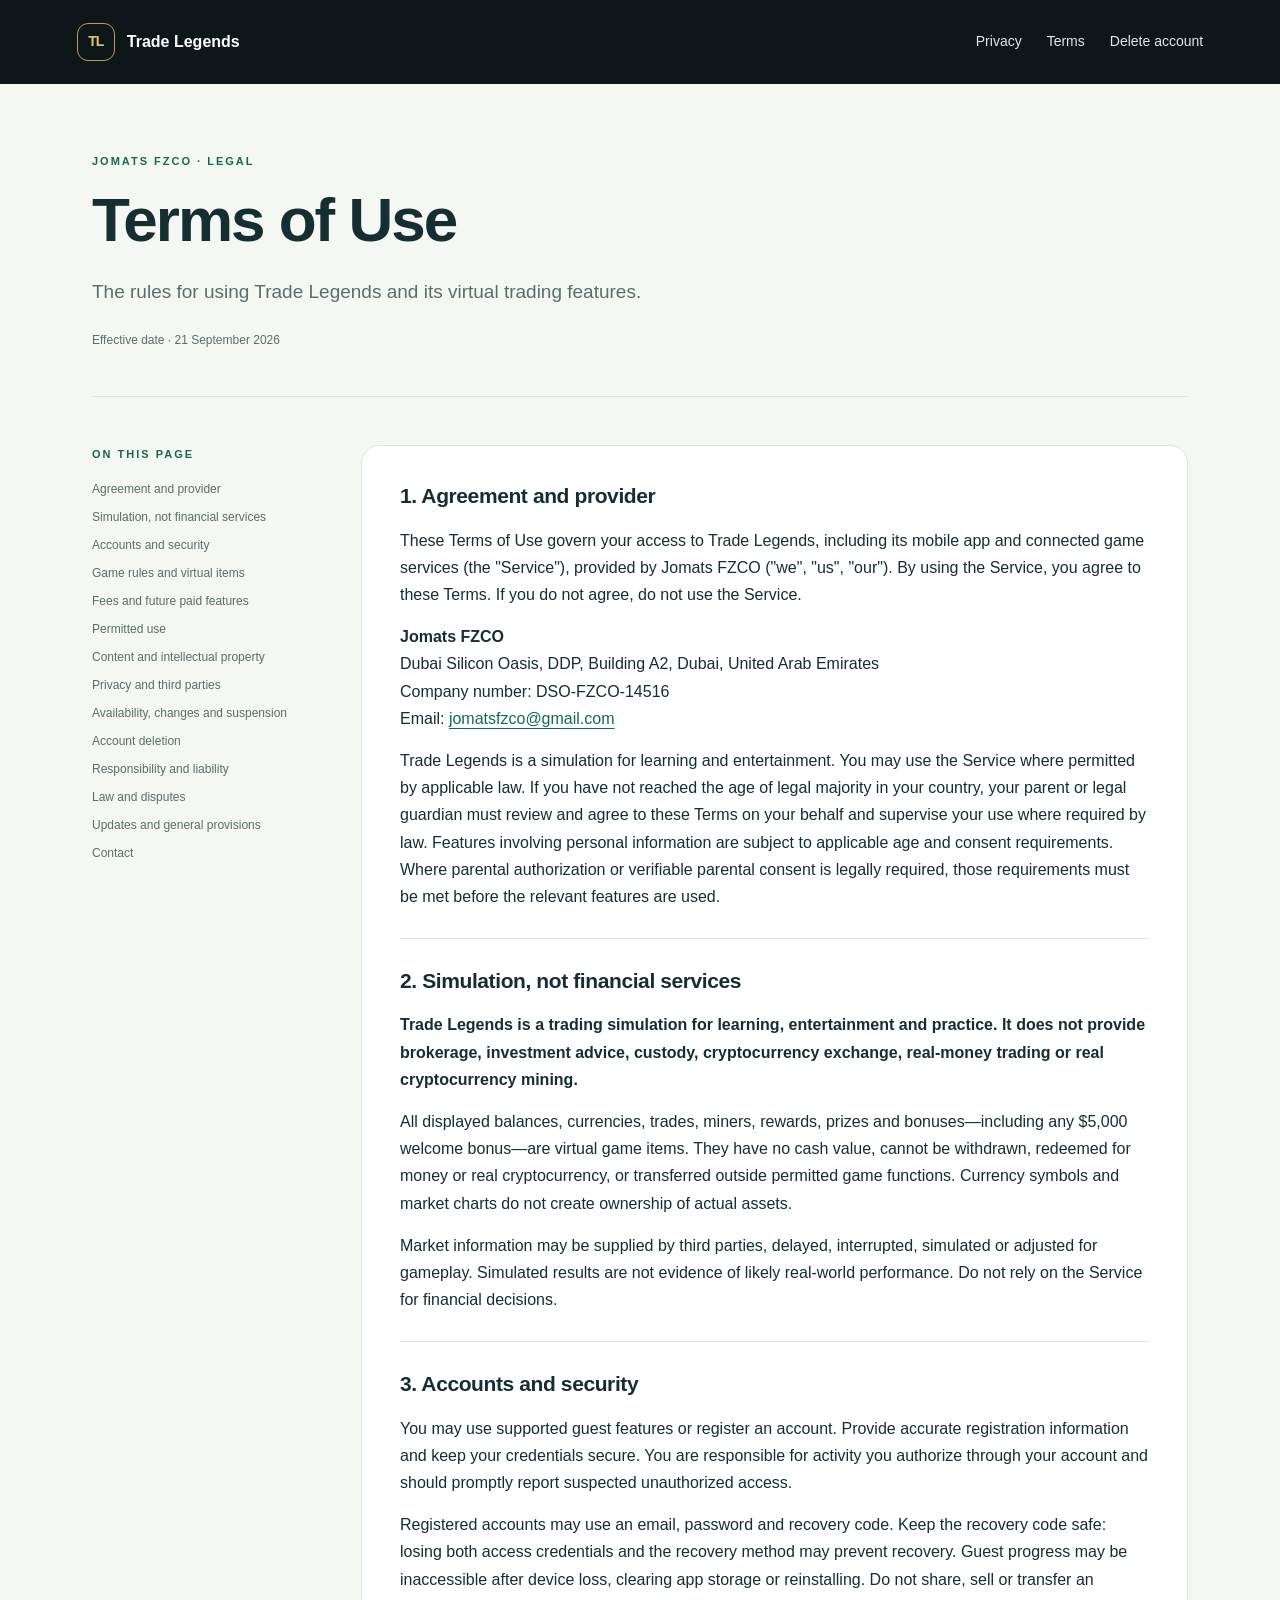
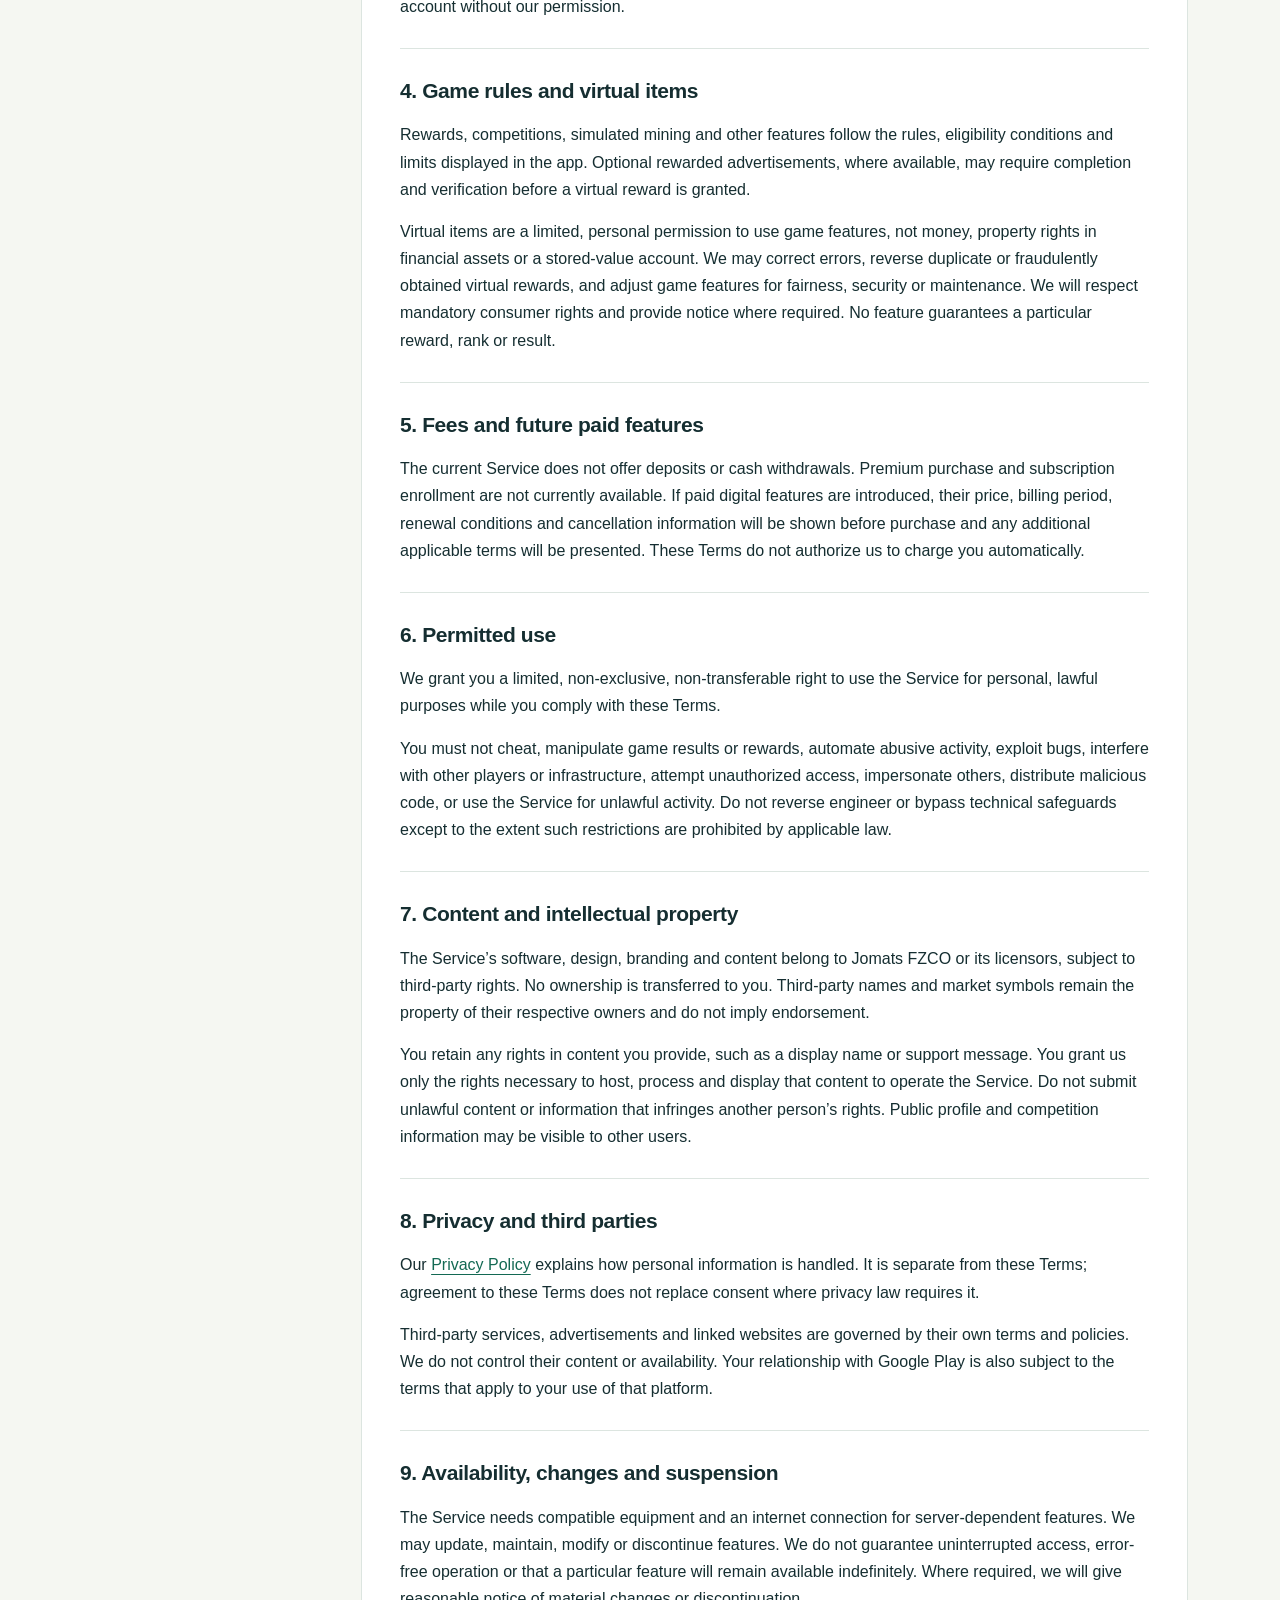
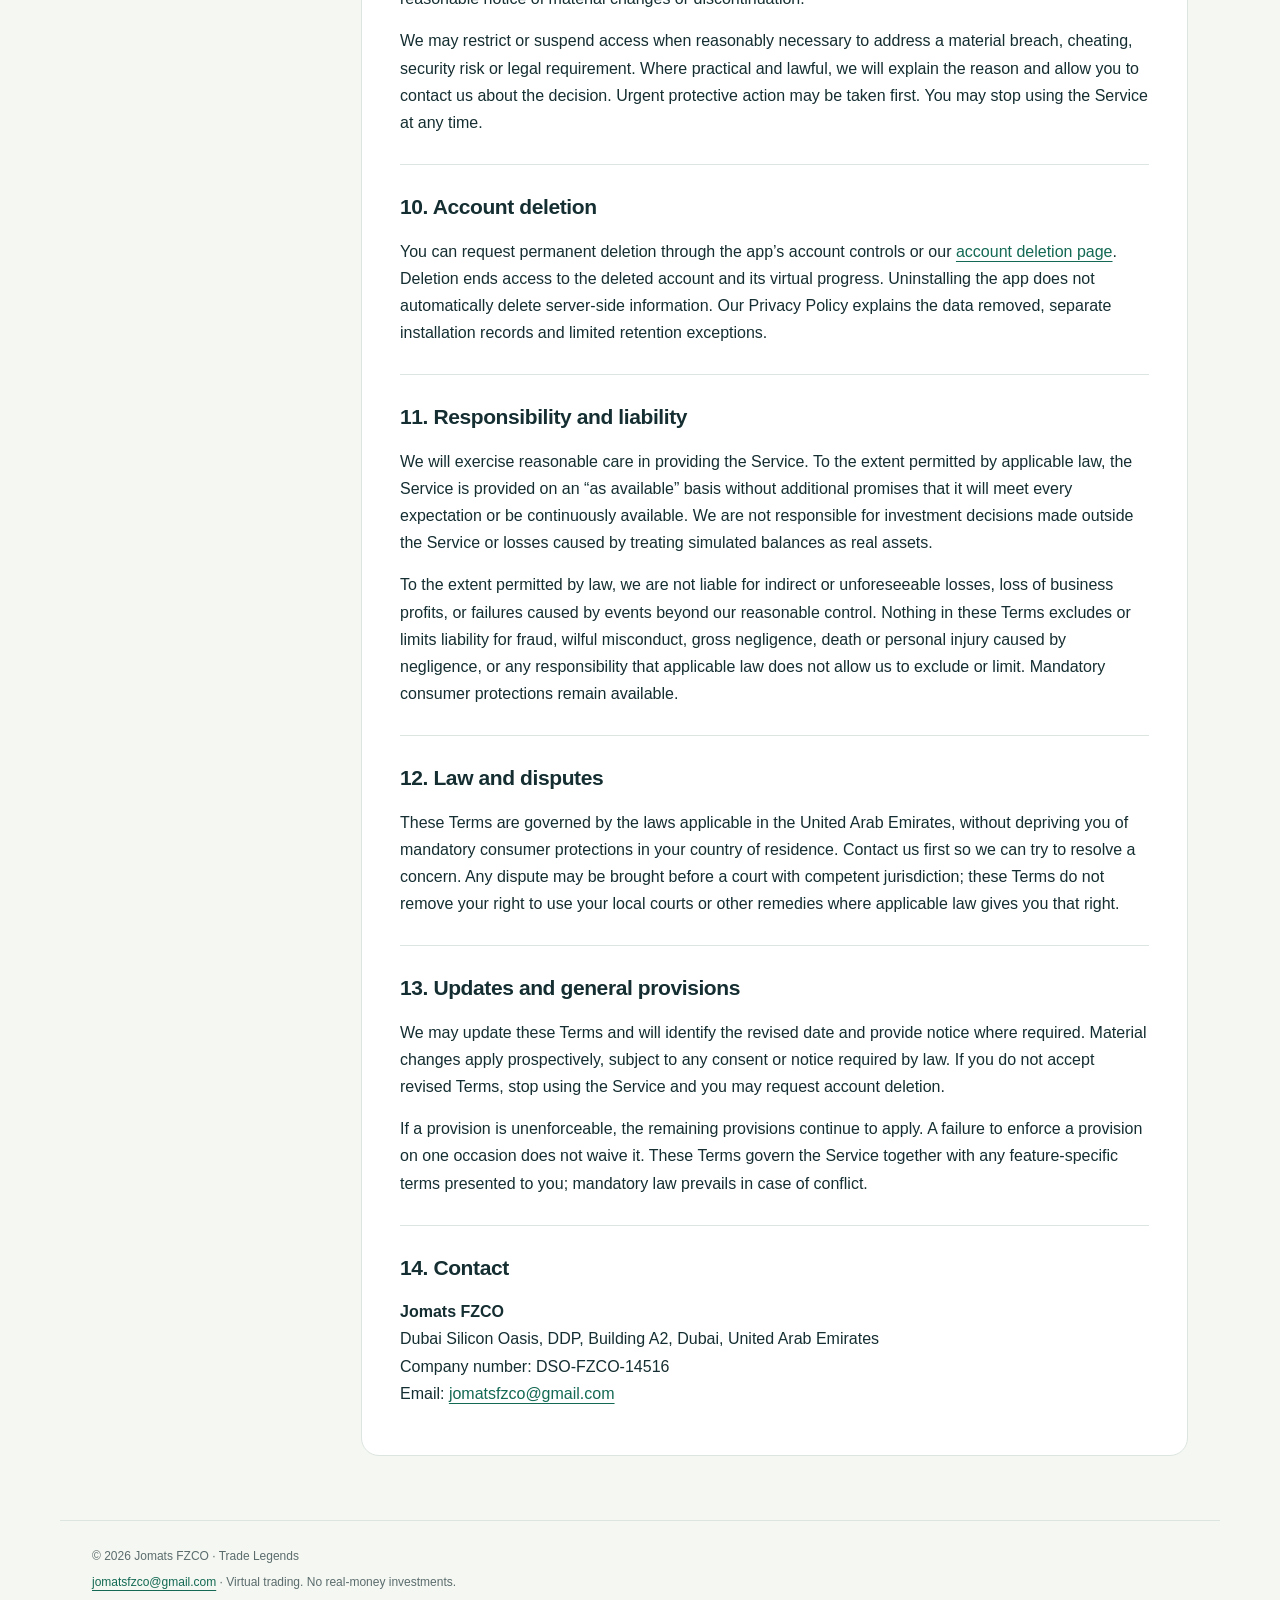
<file: terms/index.html>
<!doctype html>
<html lang="en"><head><meta charset="utf-8"><meta name="viewport" content="width=device-width, initial-scale=1"><meta name="description" content="The rules for using Trade Legends and its virtual trading features."><meta name="theme-color" content="#0d171a"><title>Terms of Use | Trade Legends</title><link rel="canonical" href="https://jomats1337.github.io/trade-legends-legal/terms/"><link rel="stylesheet" href="../assets/style.css"></head><body><a class="skip" href="#main">Skip to content</a><header><a class="brand" href="../"><span class="monogram" aria-hidden="true">TL</span>Trade Legends</a><nav aria-label="Legal"><a href="../privacy/">Privacy</a><a href="../terms/">Terms</a><a href="../delete-account/">Delete account</a></nav></header><main id="main"><div class="hero"><p class="eyebrow">Jomats FZCO · Legal</p><h1>Terms of Use</h1><p class="intro">The rules for using Trade Legends and its virtual trading features.</p><p class="date">Effective date · 21 September 2026</p></div><div class="layout"><aside><p class="eyebrow">On this page</p><nav aria-label="Contents"><a href="#section-1">Agreement and provider</a><a href="#section-2">Simulation, not financial services</a><a href="#section-3">Accounts and security</a><a href="#section-4">Game rules and virtual items</a><a href="#section-5">Fees and future paid features</a><a href="#section-6">Permitted use</a><a href="#section-7">Content and intellectual property</a><a href="#section-8">Privacy and third parties</a><a href="#section-9">Availability, changes and suspension</a><a href="#section-10">Account deletion</a><a href="#section-11">Responsibility and liability</a><a href="#section-12">Law and disputes</a><a href="#section-13">Updates and general provisions</a><a href="#section-14">Contact</a></nav></aside><article><section id="section-1"><h2>1. Agreement and provider</h2><p>These Terms of Use govern your access to Trade Legends, including its mobile app and connected game services (the "Service"), provided by Jomats FZCO ("we", "us", "our"). By using the Service, you agree to these Terms. If you do not agree, do not use the Service.</p><p><strong>Jomats FZCO</strong><br>Dubai Silicon Oasis, DDP, Building A2, Dubai, United Arab Emirates<br>Company number: DSO-FZCO-14516<br>Email: <a href="mailto:jomatsfzco@gmail.com">jomatsfzco@gmail.com</a></p><p>Trade Legends is a simulation for learning and entertainment. You may use the Service where permitted by applicable law. If you have not reached the age of legal majority in your country, your parent or legal guardian must review and agree to these Terms on your behalf and supervise your use where required by law. Features involving personal information are subject to applicable age and consent requirements. Where parental authorization or verifiable parental consent is legally required, those requirements must be met before the relevant features are used.</p></section><section id="section-2"><h2>2. Simulation, not financial services</h2><p><strong>Trade Legends is a trading simulation for learning, entertainment and practice. It does not provide brokerage, investment advice, custody, cryptocurrency exchange, real-money trading or real cryptocurrency mining.</strong></p><p>All displayed balances, currencies, trades, miners, rewards, prizes and bonuses—including any $5,000 welcome bonus—are virtual game items. They have no cash value, cannot be withdrawn, redeemed for money or real cryptocurrency, or transferred outside permitted game functions. Currency symbols and market charts do not create ownership of actual assets.</p><p>Market information may be supplied by third parties, delayed, interrupted, simulated or adjusted for gameplay. Simulated results are not evidence of likely real-world performance. Do not rely on the Service for financial decisions.</p></section><section id="section-3"><h2>3. Accounts and security</h2><p>You may use supported guest features or register an account. Provide accurate registration information and keep your credentials secure. You are responsible for activity you authorize through your account and should promptly report suspected unauthorized access.</p><p>Registered accounts may use an email, password and recovery code. Keep the recovery code safe: losing both access credentials and the recovery method may prevent recovery. Guest progress may be inaccessible after device loss, clearing app storage or reinstalling. Do not share, sell or transfer an account without our permission.</p></section><section id="section-4"><h2>4. Game rules and virtual items</h2><p>Rewards, competitions, simulated mining and other features follow the rules, eligibility conditions and limits displayed in the app. Optional rewarded advertisements, where available, may require completion and verification before a virtual reward is granted.</p><p>Virtual items are a limited, personal permission to use game features, not money, property rights in financial assets or a stored-value account. We may correct errors, reverse duplicate or fraudulently obtained virtual rewards, and adjust game features for fairness, security or maintenance. We will respect mandatory consumer rights and provide notice where required. No feature guarantees a particular reward, rank or result.</p></section><section id="section-5"><h2>5. Fees and future paid features</h2><p>The current Service does not offer deposits or cash withdrawals. Premium purchase and subscription enrollment are not currently available. If paid digital features are introduced, their price, billing period, renewal conditions and cancellation information will be shown before purchase and any additional applicable terms will be presented. These Terms do not authorize us to charge you automatically.</p></section><section id="section-6"><h2>6. Permitted use</h2><p>We grant you a limited, non-exclusive, non-transferable right to use the Service for personal, lawful purposes while you comply with these Terms.</p><p>You must not cheat, manipulate game results or rewards, automate abusive activity, exploit bugs, interfere with other players or infrastructure, attempt unauthorized access, impersonate others, distribute malicious code, or use the Service for unlawful activity. Do not reverse engineer or bypass technical safeguards except to the extent such restrictions are prohibited by applicable law.</p></section><section id="section-7"><h2>7. Content and intellectual property</h2><p>The Service’s software, design, branding and content belong to Jomats FZCO or its licensors, subject to third-party rights. No ownership is transferred to you. Third-party names and market symbols remain the property of their respective owners and do not imply endorsement.</p><p>You retain any rights in content you provide, such as a display name or support message. You grant us only the rights necessary to host, process and display that content to operate the Service. Do not submit unlawful content or information that infringes another person’s rights. Public profile and competition information may be visible to other users.</p></section><section id="section-8"><h2>8. Privacy and third parties</h2><p>Our <a href="../privacy/">Privacy Policy</a> explains how personal information is handled. It is separate from these Terms; agreement to these Terms does not replace consent where privacy law requires it.</p><p>Third-party services, advertisements and linked websites are governed by their own terms and policies. We do not control their content or availability. Your relationship with Google Play is also subject to the terms that apply to your use of that platform.</p></section><section id="section-9"><h2>9. Availability, changes and suspension</h2><p>The Service needs compatible equipment and an internet connection for server-dependent features. We may update, maintain, modify or discontinue features. We do not guarantee uninterrupted access, error-free operation or that a particular feature will remain available indefinitely. Where required, we will give reasonable notice of material changes or discontinuation.</p><p>We may restrict or suspend access when reasonably necessary to address a material breach, cheating, security risk or legal requirement. Where practical and lawful, we will explain the reason and allow you to contact us about the decision. Urgent protective action may be taken first. You may stop using the Service at any time.</p></section><section id="section-10"><h2>10. Account deletion</h2><p>You can request permanent deletion through the app’s account controls or our <a href="../delete-account/">account deletion page</a>. Deletion ends access to the deleted account and its virtual progress. Uninstalling the app does not automatically delete server-side information. Our Privacy Policy explains the data removed, separate installation records and limited retention exceptions.</p></section><section id="section-11"><h2>11. Responsibility and liability</h2><p>We will exercise reasonable care in providing the Service. To the extent permitted by applicable law, the Service is provided on an “as available” basis without additional promises that it will meet every expectation or be continuously available. We are not responsible for investment decisions made outside the Service or losses caused by treating simulated balances as real assets.</p><p>To the extent permitted by law, we are not liable for indirect or unforeseeable losses, loss of business profits, or failures caused by events beyond our reasonable control. Nothing in these Terms excludes or limits liability for fraud, wilful misconduct, gross negligence, death or personal injury caused by negligence, or any responsibility that applicable law does not allow us to exclude or limit. Mandatory consumer protections remain available.</p></section><section id="section-12"><h2>12. Law and disputes</h2><p>These Terms are governed by the laws applicable in the United Arab Emirates, without depriving you of mandatory consumer protections in your country of residence. Contact us first so we can try to resolve a concern. Any dispute may be brought before a court with competent jurisdiction; these Terms do not remove your right to use your local courts or other remedies where applicable law gives you that right.</p></section><section id="section-13"><h2>13. Updates and general provisions</h2><p>We may update these Terms and will identify the revised date and provide notice where required. Material changes apply prospectively, subject to any consent or notice required by law. If you do not accept revised Terms, stop using the Service and you may request account deletion.</p><p>If a provision is unenforceable, the remaining provisions continue to apply. A failure to enforce a provision on one occasion does not waive it. These Terms govern the Service together with any feature-specific terms presented to you; mandatory law prevails in case of conflict.</p></section><section id="section-14"><h2>14. Contact</h2><p><strong>Jomats FZCO</strong><br>Dubai Silicon Oasis, DDP, Building A2, Dubai, United Arab Emirates<br>Company number: DSO-FZCO-14516<br>Email: <a href="mailto:jomatsfzco@gmail.com">jomatsfzco@gmail.com</a></p></section></article></div></main><footer><p>© 2026 Jomats FZCO · Trade Legends</p><p><a href="mailto:jomatsfzco@gmail.com">jomatsfzco@gmail.com</a> · Virtual trading. No real-money investments.</p></footer></body></html>
</file>
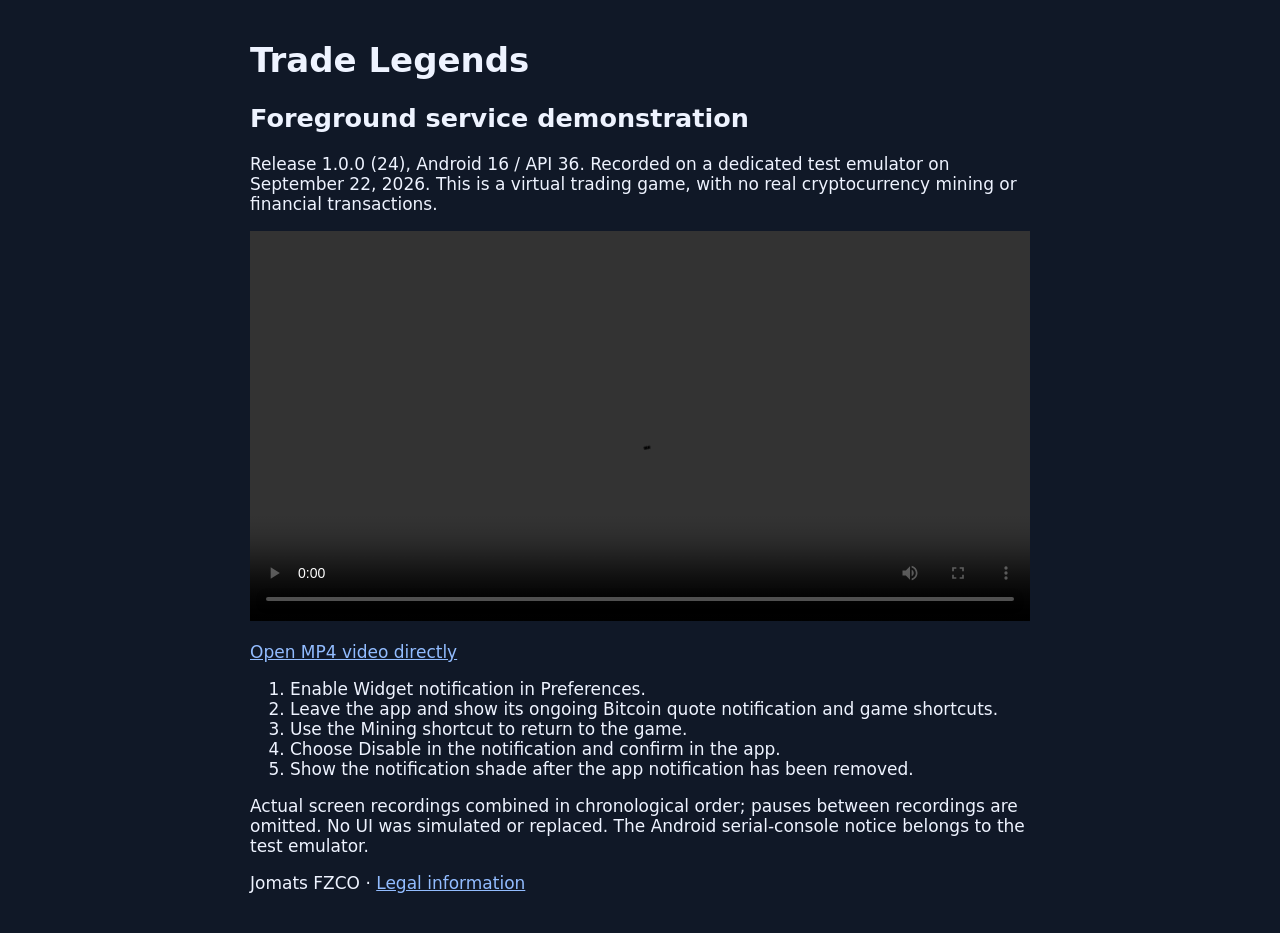
<file: review/foreground-service/index.html>
<!doctype html><html lang="en"><meta charset="utf-8"><meta name="viewport" content="width=device-width,initial-scale=1"><meta name="robots" content="noindex"><title>Trade Legends — Foreground service demonstration</title><style>body{font:17px system-ui;margin:40px auto;max-width:780px;padding:0 20px;background:#101827;color:#eef3ff}video{width:100%;max-height:75vh}a{color:#92bcff}</style><h1>Trade Legends</h1><h2>Foreground service demonstration</h2><p>Release 1.0.0 (24), Android 16 / API 36. Recorded on a dedicated test emulator on September 22, 2026. This is a virtual trading game, with no real cryptocurrency mining or financial transactions.</p><video controls preload="metadata" src="demo.mp4"></video><p><a href="demo.mp4">Open MP4 video directly</a></p><ol><li>Enable Widget notification in Preferences.</li><li>Leave the app and show its ongoing Bitcoin quote notification and game shortcuts.</li><li>Use the Mining shortcut to return to the game.</li><li>Choose Disable in the notification and confirm in the app.</li><li>Show the notification shade after the app notification has been removed.</li></ol><p>Actual screen recordings combined in chronological order; pauses between recordings are omitted. No UI was simulated or replaced. The Android serial-console notice belongs to the test emulator.</p><p>Jomats FZCO · <a href="../../">Legal information</a></p></html>
</file>
<file: assets/style.css>
:root{color-scheme:light;--ink:#152e31;--muted:#5b6c6d;--line:#dce5e0;--green:#136953;--paper:#fff;--bg:#f5f7f2}*{box-sizing:border-box}html{scroll-behavior:smooth;scroll-padding-top:24px}body{margin:0;background:var(--bg);color:var(--ink);font:16px/1.7 -apple-system,BlinkMacSystemFont,"Segoe UI",sans-serif}a{color:var(--green);text-underline-offset:4px;overflow-wrap:anywhere}a:hover{color:#084333}a:focus-visible{outline:3px solid #deae34;outline-offset:5px}header{background:#0d171a;display:flex;align-items:center;justify-content:space-between;gap:24px;padding:23px max(6vw,calc((100vw - 1160px)/2));color:#fff}.brand{display:flex;align-items:center;gap:12px;color:#fff;font-weight:750;text-decoration:none;white-space:nowrap}.brand:hover{color:#e4c16e}.monogram{display:grid;place-items:center;width:38px;height:38px;border:1px solid #bc9c58;border-radius:11px;color:#e4c16e;font-size:14px;letter-spacing:-1px}header nav{display:flex;gap:25px;font-size:14px}header nav a{color:#e0e9e5;text-decoration:none}header nav a:hover{color:#e4c16e}main,footer{max-width:1160px;margin:auto;padding:0 32px}.hero{padding:68px 0 46px;border-bottom:1px solid var(--line)}.eyebrow{font-size:11px;text-transform:uppercase;letter-spacing:2px;font-weight:750;color:var(--green);margin:0 0 16px}h1{font-size:clamp(36px,5vw,62px);font-weight:650;line-height:1.08;letter-spacing:-2px;margin:0 0 22px}.intro{font-size:19px;color:var(--muted);max-width:650px;margin:0 0 22px}.date{font-size:12px;color:var(--muted);margin:0}.layout{display:grid;grid-template-columns:215px minmax(0,1fr);gap:54px;padding:48px 0 64px}aside{align-self:start;position:sticky;top:26px}aside nav{display:flex;flex-direction:column;gap:10px}aside a{font-size:12px;line-height:1.5;text-decoration:none;color:var(--muted)}aside a:hover{text-decoration:underline}article{background:var(--paper);border:1px solid var(--line);border-radius:18px;padding:8px 38px 20px;min-width:0}section{padding:28px 0;border-bottom:1px solid var(--line)}section:last-child{border-bottom:0}h2{font-size:21px;line-height:1.35;letter-spacing:-.4px;margin:0 0 16px}p{margin:0 0 15px}p:last-child{margin-bottom:0}li{padding-left:3px;margin-bottom:11px}ul,ol{padding-left:23px;margin:16px 0}.button{display:inline-block;border:1px solid #bad5c8;background:#eff7f2;padding:10px 16px;border-radius:9px;font-size:14px;font-weight:650;text-decoration:none}footer{padding-top:25px;padding-bottom:40px;border-top:1px solid var(--line);font-size:12px;color:var(--muted)}footer p{margin:0 0 6px}.skip{position:absolute;left:16px;top:-100px;background:white;padding:8px;z-index:5}.skip:focus{top:10px}@media(max-width:760px){header{padding:19px 22px;flex-wrap:wrap;gap:14px}header nav{gap:20px;flex-wrap:wrap;font-size:13px}main,footer{padding-left:22px;padding-right:22px}.hero{padding:43px 0 30px}h1{letter-spacing:-1.2px}.layout{display:block;padding:28px 0 40px}aside{position:static;margin-bottom:28px}aside nav{display:grid;grid-template-columns:1fr 1fr;gap:10px 18px}article{padding:0 22px 12px;border-radius:12px}h2{font-size:20px}body{font-size:15px}.intro{font-size:17px}}@media(prefers-reduced-motion:reduce){html{scroll-behavior:auto}}@media print{header,aside,footer,.skip{display:none}body,article{background:white}main{max-width:none;padding:0}.hero{padding:0 0 20px}.layout{display:block;padding:20px 0}article{border:0;padding:0}a{color:inherit}.button{padding:0;border:0}section{break-inside:avoid}}
</file>
